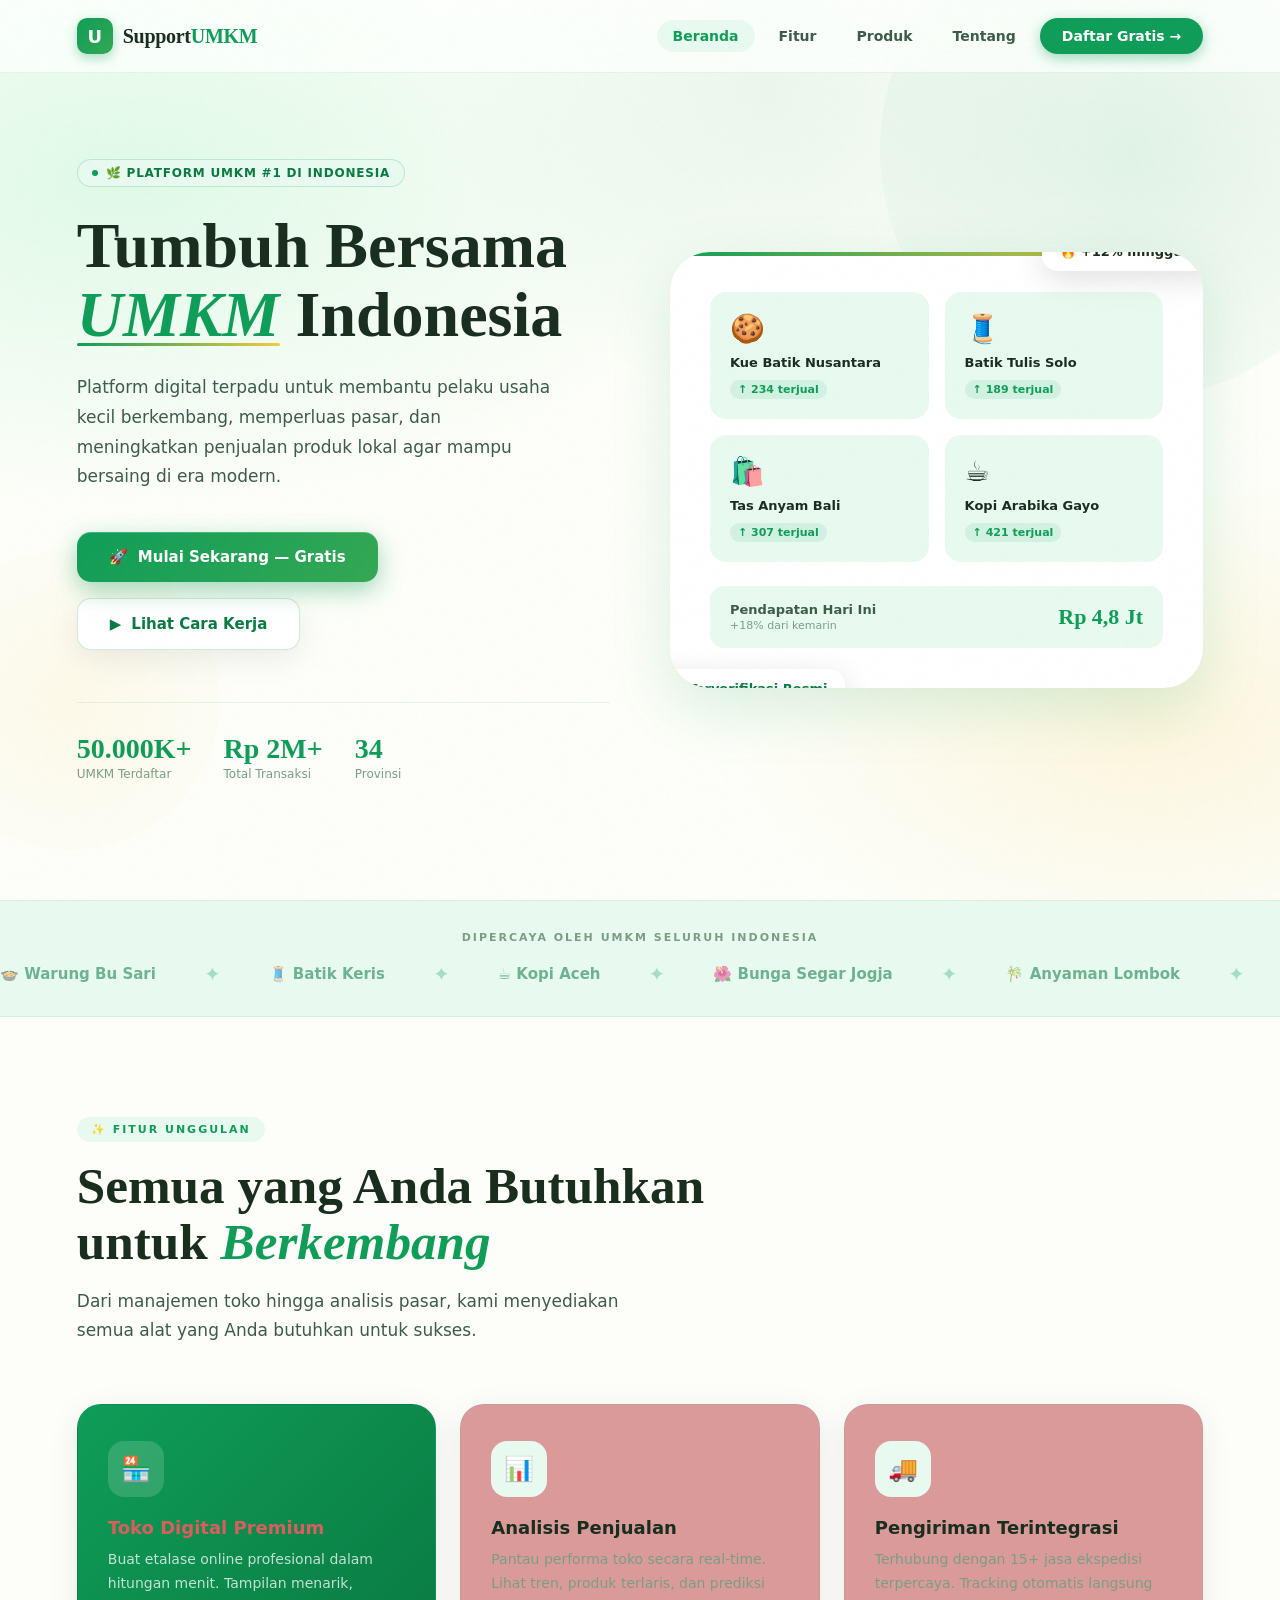
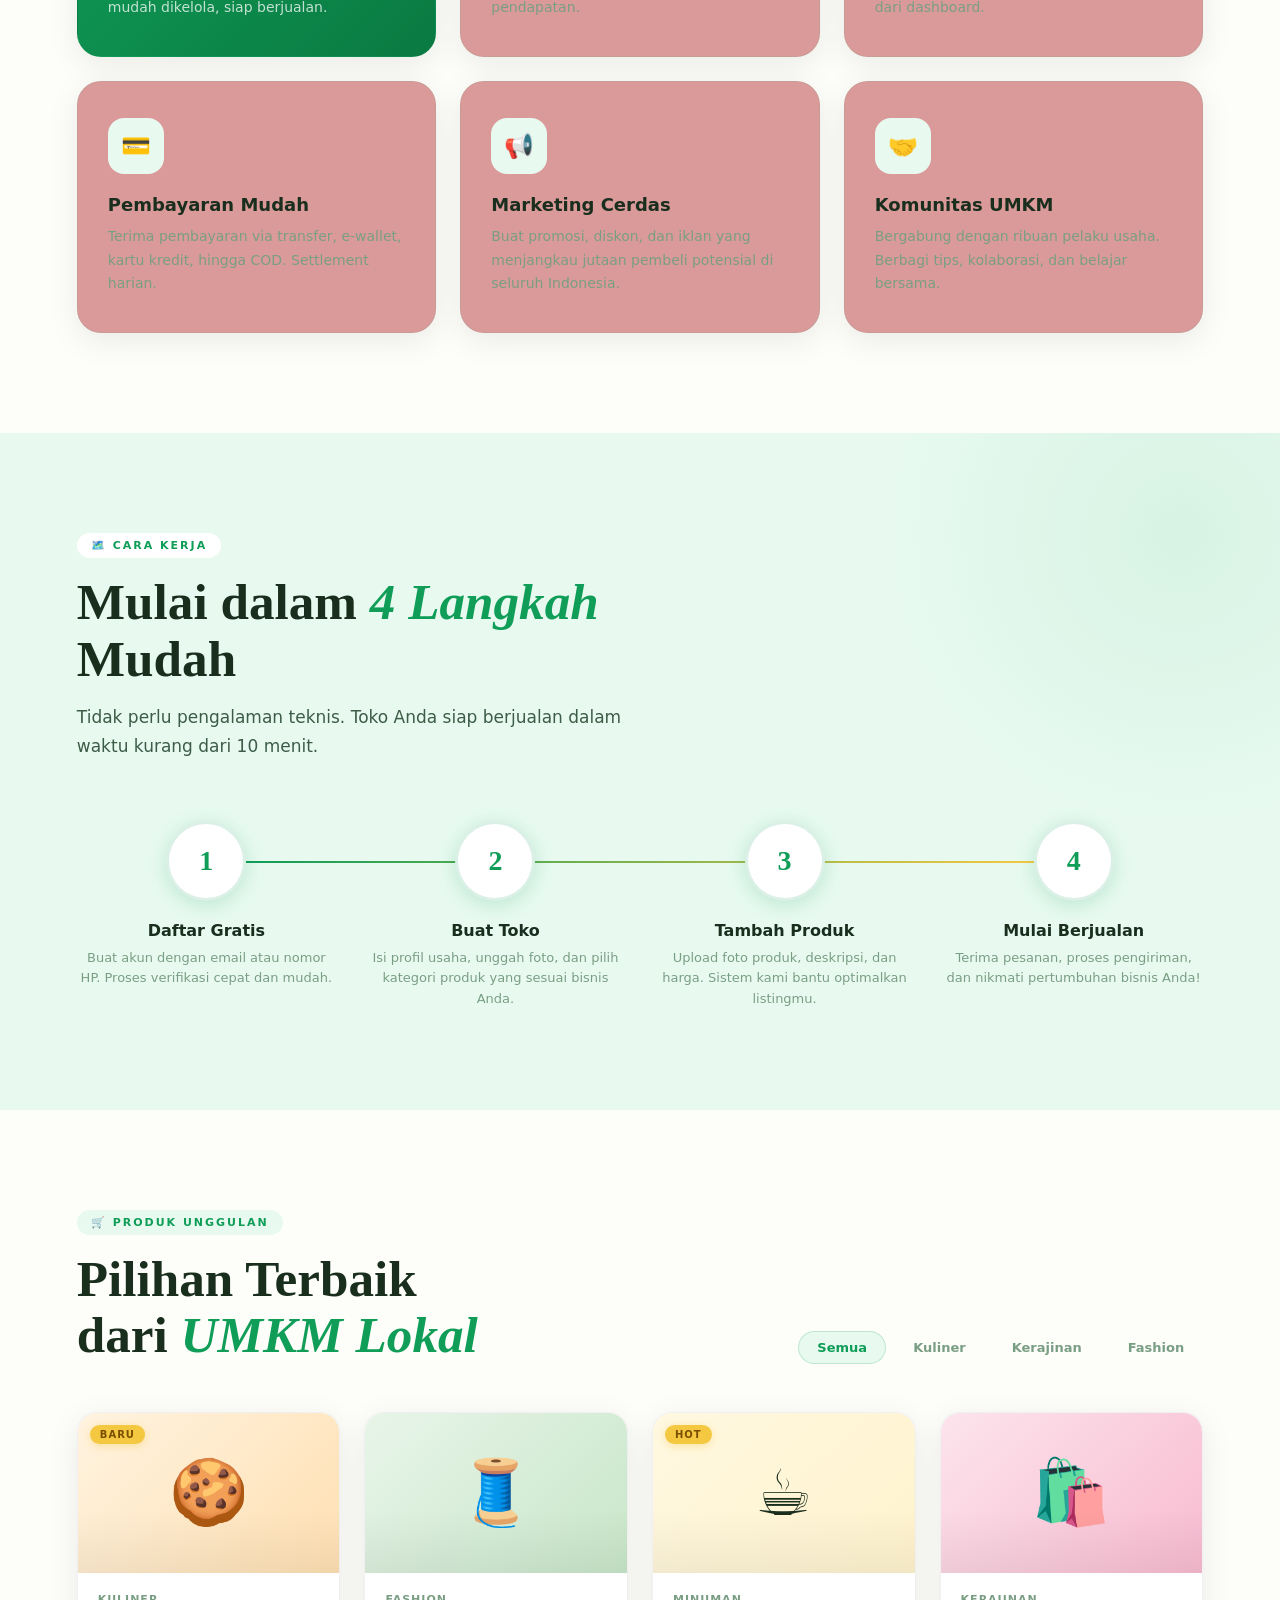
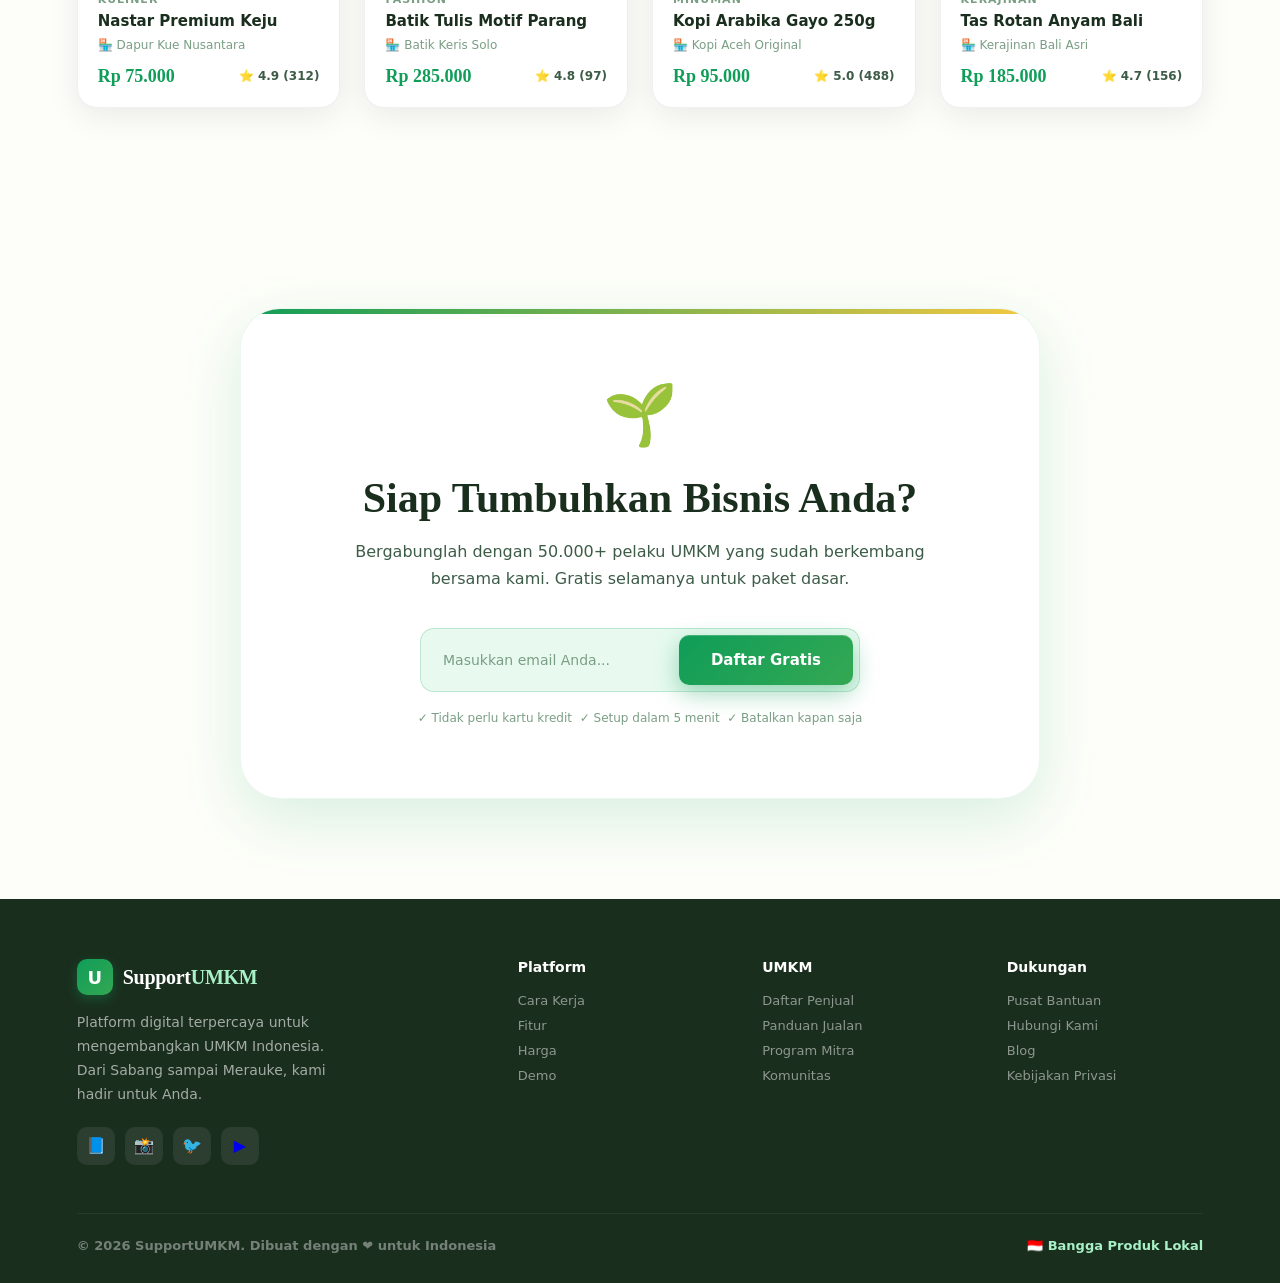
<file: index.html>
<!DOCTYPE html>
<html lang="id">
<head>
  <meta charset="UTF-8" />
  <meta name="viewport" content="width=device-width, initial-scale=1.0"/>
  <title>Support UMKM Indonesia</title>
  <style>
    :root {
      --green-deep:    #0a7a42;
      --green-main:    #0f9d58;
      --green-mid:     #34a853;
      --green-light:   #a8f0c6;
      --green-pale:    #e8faf0;
      --gold:          #f5c842;
      --gold-light:    #fff3b0;
      --warm-white:    #fdfef9;
      --text-dark:     #1a2e1e;
      --text-mid:      #3d5c47;
      --text-light:    #7a9e84;
      --shadow-green:  0 20px 60px rgba(15,157,88,0.15);
      --shadow-soft:   0 8px 32px rgba(0,0,0,0.08);
      --radius-lg:     24px;
      --radius-xl:     40px;
    }

    *, *::before, *::after {
      margin: 0; padding: 0;
      box-sizing: border-box;
    }

    html { scroll-behavior: smooth; }

    body {
      font-family: -apple-system, BlinkMacSystemFont, 'Segoe UI', system-ui, sans-serif;
      background: var(--warm-white);
      color: var(--text-dark);
      overflow-x: hidden;
    }

    /* ─── SCROLLBAR ─── */
    ::-webkit-scrollbar { width: 6px; }
    ::-webkit-scrollbar-track { background: var(--green-pale); }
    ::-webkit-scrollbar-thumb { background: var(--green-main); border-radius: 99px; }

    /* ─── NOISE TEXTURE OVERLAY ─── */
    body::before {
      content: '';
      position: fixed; inset: 0;
      background-image: url("data:image/svg+xml,%3Csvg viewBox='0 0 200 200' xmlns='http://www.w3.org/2000/svg'%3E%3Cfilter id='n'%3E%3CfeTurbulence type='fractalNoise' baseFrequency='0.75' numOctaves='4' stitchTiles='stitch'/%3E%3C/filter%3E%3Crect width='100%25' height='100%25' filter='url(%23n)' opacity='0.03'/%3E%3C/svg%3E");
      pointer-events: none; z-index: 1000; opacity: 0.4;
    }

    /* ══════════════════════════════════
       HEADER / NAV
    ══════════════════════════════════ */
    header {
      position: fixed; top: 0; left: 0; right: 0; z-index: 900;
      padding: 18px 6%;
      display: flex; justify-content: space-between; align-items: center;
      background: rgba(255,255,255,0.75);
      backdrop-filter: blur(20px) saturate(180%);
      -webkit-backdrop-filter: blur(20px) saturate(180%);
      border-bottom: 1px solid rgba(15,157,88,0.1);
      transition: all 0.4s cubic-bezier(0.23,1,0.32,1);
    }

    header.scrolled {
      padding: 12px 6%;
      background: rgba(255,255,255,0.92);
      box-shadow: 0 4px 30px rgba(0,0,0,0.06);
    }

    .logo {
      display: flex; align-items: center; gap: 10px;
      text-decoration: none;
    }

    .logo-mark {
      width: 36px; height: 36px;
      background: linear-gradient(135deg, var(--green-main), var(--green-mid));
      border-radius: 10px;
      display: flex; align-items: center; justify-content: center;
      font-size: 18px; font-weight: 800; color: white;
      box-shadow: 0 4px 12px rgba(15,157,88,0.35);
      transition: transform 0.3s cubic-bezier(0.34,1.56,0.64,1);
    }
    .logo:hover .logo-mark { transform: rotate(-8deg) scale(1.1); }

    .logo-text {
      font-family: Georgia, 'Times New Roman', serif;
      font-size: 20px; font-weight: 700;
      color: var(--text-dark);
      letter-spacing: -0.3px;
    }
    .logo-text span { color: var(--green-main); }

    nav {
      display: flex; align-items: center; gap: 8px;
    }

    nav a {
      color: var(--text-mid);
      text-decoration: none;
      font-size: 14px; font-weight: 600;
      padding: 8px 16px;
      border-radius: 99px;
      transition: all 0.25s ease;
      position: relative;
    }
    nav a:hover {
      color: var(--green-main);
      background: var(--green-pale);
    }
    nav a.active { color: var(--green-main); background: var(--green-pale); }

    .nav-cta {
      background: var(--green-main) !important;
      color: white !important;
      padding: 10px 22px !important;
      box-shadow: 0 4px 14px rgba(15,157,88,0.4);
      transition: all 0.3s cubic-bezier(0.34,1.56,0.64,1) !important;
    }
    .nav-cta:hover {
      transform: translateY(-2px) scale(1.03);
      box-shadow: 0 8px 24px rgba(15,157,88,0.45) !important;
      background: var(--green-deep) !important;
    }

    /* ══════════════════════════════════
       HERO SECTION
    ══════════════════════════════════ */
    .hero {
      min-height: 100vh;
      padding: 120px 6% 80px;
      display: grid;
      grid-template-columns: 1fr 1fr;
      align-items: center;
      gap: 60px;
      position: relative;
      overflow: hidden;
    }

    /* Mesh gradient background */
    .hero::before {
      content: '';
      position: absolute; inset: 0;
      background:
        radial-gradient(ellipse 80% 60% at 10% 20%, rgba(168,240,198,0.35) 0%, transparent 60%),
        radial-gradient(ellipse 60% 50% at 90% 80%, rgba(245,200,66,0.15) 0%, transparent 55%),
        radial-gradient(ellipse 50% 70% at 60% 10%, rgba(15,157,88,0.08) 0%, transparent 50%);
      z-index: 0;
    }

    /* Decorative circles */
    .hero-deco {
      position: absolute;
      border-radius: 50%;
      opacity: 0.12;
      animation: floatDeco 8s ease-in-out infinite;
    }
    .hero-deco-1 {
      width: 500px; height: 500px;
      background: radial-gradient(circle, var(--green-main), transparent);
      top: -100px; right: -100px;
      animation-delay: 0s;
    }
    .hero-deco-2 {
      width: 300px; height: 300px;
      background: radial-gradient(circle, var(--gold), transparent);
      bottom: 50px; left: -80px;
      animation-delay: 3s; opacity: 0.09;
    }
    @keyframes floatDeco {
      0%,100% { transform: translateY(0) scale(1); }
      50%      { transform: translateY(-30px) scale(1.05); }
    }

    .hero-content { position: relative; z-index: 2; }

    .hero-badge {
      display: inline-flex; align-items: center; gap: 8px;
      background: var(--green-pale);
      border: 1px solid rgba(15,157,88,0.2);
      color: var(--green-deep);
      font-size: 12px; font-weight: 700;
      letter-spacing: 0.8px; text-transform: uppercase;
      padding: 6px 14px; border-radius: 99px;
      margin-bottom: 24px;
      animation: fadeSlideUp 0.8s cubic-bezier(0.23,1,0.32,1) both;
    }
    .hero-badge::before {
      content: '';
      width: 6px; height: 6px;
      background: var(--green-main);
      border-radius: 50%;
      animation: pulse 2s ease-in-out infinite;
    }
    @keyframes pulse {
      0%,100% { transform: scale(1); opacity: 1; }
      50%      { transform: scale(1.5); opacity: 0.6; }
    }

    .hero h1 {
      font-family: Georgia, 'Times New Roman', serif;
      font-size: clamp(42px, 5vw, 68px);
      line-height: 1.08;
      font-weight: 700;
      color: var(--text-dark);
      margin-bottom: 24px;
      animation: fadeSlideUp 0.8s cubic-bezier(0.23,1,0.32,1) 0.1s both;
    }
    .hero h1 em {
      font-style: italic;
      color: var(--green-main);
      position: relative;
    }
    .hero h1 em::after {
      content: '';
      position: absolute;
      bottom: 4px; left: 0; right: 0;
      height: 3px;
      background: linear-gradient(90deg, var(--green-main), var(--gold));
      border-radius: 99px;
      transform: scaleX(0);
      transform-origin: left;
      animation: lineGrow 0.6s cubic-bezier(0.23,1,0.32,1) 0.9s both;
    }
    @keyframes lineGrow {
      to { transform: scaleX(1); }
    }

    .hero p {
      font-size: 17px;
      line-height: 1.75;
      color: var(--text-mid);
      max-width: 480px;
      margin-bottom: 40px;
      animation: fadeSlideUp 0.8s cubic-bezier(0.23,1,0.32,1) 0.2s both;
    }

    .hero-actions {
      display: flex; gap: 16px; flex-wrap: wrap;
      animation: fadeSlideUp 0.8s cubic-bezier(0.23,1,0.32,1) 0.3s both;
    }

    .btn-primary {
      display: inline-flex; align-items: center; gap: 10px;
      padding: 16px 32px;
      background: linear-gradient(135deg, var(--green-main), var(--green-mid));
      color: white;
      text-decoration: none;
      border-radius: 14px;
      font-weight: 700; font-size: 15px;
      box-shadow: 0 8px 24px rgba(15,157,88,0.4), 0 1px 0 rgba(255,255,255,0.2) inset;
      transition: all 0.35s cubic-bezier(0.34,1.56,0.64,1);
      position: relative; overflow: hidden;
    }
    .btn-primary::before {
      content: '';
      position: absolute; inset: 0;
      background: linear-gradient(135deg, rgba(255,255,255,0.15), transparent);
      opacity: 0;
      transition: opacity 0.3s;
    }
    .btn-primary:hover {
      transform: translateY(-3px) scale(1.02);
      box-shadow: 0 14px 32px rgba(15,157,88,0.45);
    }
    .btn-primary:hover::before { opacity: 1; }

    .btn-secondary {
      display: inline-flex; align-items: center; gap: 10px;
      padding: 16px 32px;
      background: white;
      color: var(--green-deep);
      text-decoration: none;
      border-radius: 14px;
      font-weight: 700; font-size: 15px;
      border: 1.5px solid rgba(15,157,88,0.2);
      box-shadow: var(--shadow-soft);
      transition: all 0.35s cubic-bezier(0.34,1.56,0.64,1);
    }
    .btn-secondary:hover {
      transform: translateY(-3px);
      border-color: var(--green-main);
      box-shadow: 0 10px 28px rgba(15,157,88,0.15);
    }

    /* Hero stats */
    .hero-stats {
      display: flex; gap: 32px; margin-top: 52px;
      padding-top: 32px;
      border-top: 1px solid rgba(15,157,88,0.1);
      animation: fadeSlideUp 0.8s cubic-bezier(0.23,1,0.32,1) 0.45s both;
    }
    .stat-item { display: flex; flex-direction: column; gap: 4px; }
    .stat-num {
      font-family: Georgia, 'Times New Roman', serif;
      font-size: 28px; font-weight: 700;
      color: var(--green-main);
      line-height: 1;
    }
    .stat-label { font-size: 12px; color: var(--text-light); font-weight: 500; }

    /* Hero visual */
    .hero-visual {
      position: relative; z-index: 2;
      animation: fadeSlideRight 1s cubic-bezier(0.23,1,0.32,1) 0.2s both;
    }

    .hero-card-main {
      background: white;
      border-radius: var(--radius-xl);
      padding: 40px;
      box-shadow: var(--shadow-green), 0 1px 0 rgba(255,255,255,0.8) inset;
      position: relative;
      overflow: hidden;
    }
    .hero-card-main::before {
      content: '';
      position: absolute; top: 0; left: 0; right: 0; height: 4px;
      background: linear-gradient(90deg, var(--green-main), var(--gold));
    }

    .product-grid {
      display: grid; grid-template-columns: 1fr 1fr; gap: 16px;
      margin-bottom: 24px;
    }
    .product-item {
      background: var(--green-pale);
      border-radius: 16px; padding: 20px;
      display: flex; flex-direction: column; gap: 10px;
      transition: transform 0.3s cubic-bezier(0.34,1.56,0.64,1);
    }
    .product-item:hover { transform: scale(1.03); }
    .product-emoji { font-size: 28px; }
    .product-name { font-size: 13px; font-weight: 700; color: var(--text-dark); }
    .product-sales {
      font-size: 11px; color: var(--green-main); font-weight: 600;
      background: rgba(15,157,88,0.1); padding: 3px 8px; border-radius: 99px;
      width: fit-content;
    }

    .card-footer {
      display: flex; align-items: center; justify-content: space-between;
      background: var(--green-pale);
      border-radius: 14px; padding: 16px 20px;
    }
    .card-footer-label { font-size: 13px; color: var(--text-mid); font-weight: 600; }
    .card-footer-num {
      font-family: Georgia, 'Times New Roman', serif;
      font-size: 22px; font-weight: 700; color: var(--green-main);
    }

    /* Floating badge */
    .float-badge {
      position: absolute;
      background: white;
      border-radius: 16px;
      padding: 12px 18px;
      box-shadow: 0 8px 30px rgba(0,0,0,0.12);
      font-size: 13px; font-weight: 700;
      display: flex; align-items: center; gap: 8px;
      animation: floatBadge 4s ease-in-out infinite;
      white-space: nowrap;
    }
    .float-badge-1 { top: -20px; right: -20px; animation-delay: 0s; }
    .float-badge-2 { bottom: -20px; left: -20px; animation-delay: 2s; color: var(--green-deep); }
    @keyframes floatBadge {
      0%,100% { transform: translateY(0); }
      50%      { transform: translateY(-8px); }
    }

    /* ══════════════════════════════════
       TRUSTED BRANDS TICKER
    ══════════════════════════════════ */
    .ticker-section {
      padding: 30px 0;
      background: var(--green-pale);
      border-top: 1px solid rgba(15,157,88,0.1);
      border-bottom: 1px solid rgba(15,157,88,0.1);
      overflow: hidden;
    }
    .ticker-label {
      text-align: center;
      font-size: 11px; font-weight: 700; letter-spacing: 2px; text-transform: uppercase;
      color: var(--text-light); margin-bottom: 18px;
    }
    .ticker-track { display: flex; gap: 0; }
    .ticker-inner {
      display: flex; gap: 48px; align-items: center;
      animation: ticker 25s linear infinite;
      padding-right: 48px;
      white-space: nowrap;
    }
    @keyframes ticker {
      from { transform: translateX(0); }
      to   { transform: translateX(-50%); }
    }
    .ticker-item {
      font-weight: 700; font-size: 15px;
      color: var(--green-deep); opacity: 0.55;
      transition: opacity 0.3s;
    }
    .ticker-item:hover { opacity: 1; }
    .ticker-sep { color: var(--green-main); opacity: 0.3; font-size: 20px; }

    /* ══════════════════════════════════
       FEATURES SECTION
    ══════════════════════════════════ */
    .section {
      padding: 100px 6%;
    }

    .section-tag {
      display: inline-block;
      font-size: 11px; font-weight: 800; letter-spacing: 2px; text-transform: uppercase;
      color: var(--green-main); background: var(--green-pale);
      padding: 6px 14px; border-radius: 99px;
      margin-bottom: 16px;
    }

    .section-title {
      font-family: Georgia, 'Times New Roman', serif;
      font-size: clamp(32px, 4vw, 52px);
      font-weight: 700; line-height: 1.1;
      color: var(--text-dark); margin-bottom: 16px;
    }
    .section-title em { font-style: italic; color: var(--green-main); }

    .section-sub {
      font-size: 17px; color: var(--text-mid); line-height: 1.7;
      max-width: 560px; margin-bottom: 60px;
    }

    .features-grid {
      display: grid;
      grid-template-columns: repeat(3, 1fr);
      gap: 24px;
    }

    .feature-card {
      background: rgb(218, 154, 154);
      border-radius: var(--radius-lg);
      padding: 36px 30px;
      border: 1px solid rgba(15,157,88,0.08);
      box-shadow: var(--shadow-soft);
      transition: all 0.4s cubic-bezier(0.23,1,0.32,1);
      position: relative; overflow: hidden;
      opacity: 0; transform: translateY(30px);
    }
    .feature-card.visible {
      opacity: 1; transform: translateY(0);
    }
    .feature-card::after {
      content: '';
      position: absolute; top: 0; left: 0; right: 0; height: 3px;
      background: linear-gradient(90deg, var(--green-main), var(--gold));
      transform: scaleX(0); transform-origin: left;
      transition: transform 0.4s cubic-bezier(0.23,1,0.32,1);
    }
    .feature-card:hover {
      transform: translateY(-8px);
      box-shadow: var(--shadow-green);
      border-color: rgba(15,157,88,0.15);
    }
    .feature-card:hover::after { transform: scaleX(1); }

    .feature-icon {
      width: 56px; height: 56px;
      background: var(--green-pale);
      border-radius: 16px;
      display: flex; align-items: center; justify-content: center;
      font-size: 24px; margin-bottom: 20px;
      transition: transform 0.4s cubic-bezier(0.34,1.56,0.64,1);
    }
    .feature-card:hover .feature-icon { transform: scale(1.15) rotate(-5deg); }

    .feature-card h4 {
      font-size: 18px; font-weight: 700;
      color: var(--text-dark); margin-bottom: 10px;
    }
    .feature-card p {
      font-size: 14px; color: var(--text-light); line-height: 1.7;
    }

    .feature-card.featured {
      background: linear-gradient(135deg, var(--green-main), var(--green-deep));
      border-color: transparent;
      color: white;
    }
    .feature-card.featured .feature-icon {
      background: rgba(255,255,255,0.15);
    }
    .feature-card.featured h4 { color: rgb(217, 94, 94); }
    .feature-card.featured p { color: rgba(255,255,255,0.75); }
    .feature-card.featured::after { display: none; }

    /* ══════════════════════════════════
       HOW IT WORKS
    ══════════════════════════════════ */
    .how-section {
      padding: 100px 6%;
      background: var(--green-pale);
      position: relative; overflow: hidden;
    }
    .how-section::before {
      content: '';
      position: absolute;
      top: -200px; right: -200px;
      width: 600px; height: 600px;
      background: radial-gradient(circle, rgba(15,157,88,0.08), transparent 70%);
      border-radius: 50%;
    }

    .steps-grid {
      display: grid; grid-template-columns: repeat(4,1fr); gap: 30px;
      position: relative;
    }
    .steps-grid::before {
      content: '';
      position: absolute; top: 40px; left: 15%; right: 15%; height: 2px;
      background: linear-gradient(90deg, var(--green-main), var(--gold), var(--green-main));
      background-size: 200% 100%;
      animation: shimmer 3s linear infinite;
      z-index: 0;
    }
    @keyframes shimmer {
      0%   { background-position: 200% 0; }
      100% { background-position: -200% 0; }
    }

    .step-item {
      text-align: center; position: relative; z-index: 1;
      opacity: 0; transform: translateY(20px);
      transition: all 0.5s cubic-bezier(0.23,1,0.32,1);
    }
    .step-item.visible { opacity: 1; transform: translateY(0); }

    .step-num {
      width: 80px; height: 80px;
      background: white;
      border-radius: 50%; margin: 0 auto 20px;
      display: flex; align-items: center; justify-content: center;
      font-family: Georgia, 'Times New Roman', serif;
      font-size: 28px; font-weight: 700;
      color: var(--green-main);
      box-shadow: 0 4px 20px rgba(15,157,88,0.2);
      border: 3px solid rgba(15,157,88,0.15);
      transition: all 0.4s cubic-bezier(0.34,1.56,0.64,1);
    }
    .step-item:hover .step-num {
      background: var(--green-main); color: white;
      transform: scale(1.1);
      box-shadow: 0 8px 28px rgba(15,157,88,0.35);
    }

    .step-item h4 { font-size: 16px; font-weight: 700; margin-bottom: 8px; }
    .step-item p { font-size: 13px; color: var(--text-light); line-height: 1.6; }

    /* ══════════════════════════════════
       PRODUCTS / MARKETPLACE
    ══════════════════════════════════ */
    .products-section { padding: 100px 6%; }

    .products-header {
      display: flex; justify-content: space-between; align-items: flex-end;
      margin-bottom: 48px;
    }

    .category-tabs {
      display: flex; gap: 8px;
    }
    .tab {
      padding: 8px 18px; border-radius: 99px;
      font-size: 13px; font-weight: 600;
      cursor: pointer; transition: all 0.25s ease;
      border: 1.5px solid transparent;
      color: var(--text-light);
    }
    .tab:hover, .tab.active {
      color: var(--green-main); background: var(--green-pale);
      border-color: rgba(15,157,88,0.2);
    }

    .products-grid {
      display: grid; grid-template-columns: repeat(4,1fr); gap: 24px;
    }

    .product-card {
      background: white;
      border-radius: 20px; overflow: hidden;
      border: 1px solid rgba(0,0,0,0.06);
      box-shadow: var(--shadow-soft);
      transition: all 0.4s cubic-bezier(0.23,1,0.32,1);
      opacity: 0; transform: translateY(24px);
    }
    .product-card.visible { opacity: 1; transform: translateY(0); }
    .product-card:hover {
      transform: translateY(-8px);
      box-shadow: var(--shadow-green);
    }

    .product-img {
      height: 160px;
      display: flex; align-items: center; justify-content: center;
      font-size: 64px; position: relative; overflow: hidden;
    }
    .product-img::after {
      content: '';
      position: absolute; inset: 0;
      background: linear-gradient(to bottom, transparent 60%, rgba(0,0,0,0.05));
    }
    .product-badge-new {
      position: absolute; top: 12px; left: 12px;
      background: var(--gold); color: #7a4e00;
      font-size: 10px; font-weight: 800; letter-spacing: 1px; text-transform: uppercase;
      padding: 4px 10px; border-radius: 99px;
      box-shadow: 0 2px 8px rgba(245,200,66,0.4);
    }

    .product-body { padding: 20px; }
    .product-cat { font-size: 11px; color: var(--text-light); font-weight: 600; text-transform: uppercase; letter-spacing: 1px; margin-bottom: 6px; }
    .product-title { font-size: 15px; font-weight: 700; color: var(--text-dark); margin-bottom: 8px; }
    .product-seller { font-size: 12px; color: var(--text-light); margin-bottom: 14px; display: flex; align-items: center; gap: 4px; }
    .product-footer { display: flex; justify-content: space-between; align-items: center; }
    .product-price { font-family: Georgia, 'Times New Roman', serif; font-size: 18px; font-weight: 700; color: var(--green-main); }
    .product-rating { display: flex; align-items: center; gap: 4px; font-size: 12px; font-weight: 600; color: var(--text-mid); }

    /* ══════════════════════════════════
       TESTIMONIALS
    ══════════════════════════════════ */
    .testimonials-section {
      padding: 100px 6%;
      background: linear-gradient(135deg, var(--green-deep) 0%, var(--green-main) 50%, var(--green-mid) 100%);
      position: relative; overflow: hidden;
    }
    .testimonials-section::before {
      content: '';
      position: absolute; top: -100px; right: -100px;
      width: 500px; height: 500px;
      background: rgba(255,255,255,0.04);
      border-radius: 50%;
    }
    .testimonials-section::after {
      content: '';
      position: absolute; bottom: -150px; left: -150px;
      width: 400px; height: 400px;
      background: rgba(245,200,66,0.08);
      border-radius: 50%;
    }

    .testimonials-section .section-tag {
      background: rgba(255,255,255,0.15); color: white;
    }
    .testimonials-section .section-title { color: white; }
    .testimonials-section .section-sub { color: rgba(255,255,255,0.7); }

    .testi-grid {
      display: grid; grid-template-columns: repeat(3,1fr); gap: 24px;
      position: relative; z-index: 1;
    }

    .testi-card {
      background: rgba(255,255,255,0.1);
      backdrop-filter: blur(10px);
      border: 1px solid rgba(255,255,255,0.15);
      border-radius: 20px; padding: 28px;
      transition: all 0.4s cubic-bezier(0.23,1,0.32,1);
      opacity: 0; transform: translateY(24px);
    }
    .testi-card.visible { opacity: 1; transform: translateY(0); }
    .testi-card:hover {
      background: rgba(255,255,255,0.15);
      transform: translateY(-6px);
      box-shadow: 0 20px 50px rgba(0,0,0,0.15);
    }

    .testi-stars { color: var(--gold); font-size: 16px; margin-bottom: 14px; letter-spacing: 2px; }
    .testi-text { font-size: 14px; color: rgba(255,255,255,0.85); line-height: 1.75; margin-bottom: 20px; font-style: italic; }
    .testi-author { display: flex; align-items: center; gap: 12px; }
    .testi-avatar {
      width: 44px; height: 44px; border-radius: 50%;
      display: flex; align-items: center; justify-content: center;
      font-size: 20px; font-weight: 700; color: white;
      background: rgba(255,255,255,0.2); border: 2px solid rgba(255,255,255,0.25);
      flex-shrink: 0;
    }
    .testi-name { font-size: 14px; font-weight: 700; color: white; }
    .testi-role { font-size: 12px; color: rgba(255,255,255,0.6); }

    /* ══════════════════════════════════
       CTA SECTION
    ══════════════════════════════════ */
    .cta-section {
      padding: 100px 6%;
      display: flex; justify-content: center;
    }
    .cta-box {
      background: white;
      border-radius: var(--radius-xl);
      padding: 70px 80px;
      text-align: center;
      max-width: 800px; width: 100%;
      box-shadow: var(--shadow-green);
      border: 1px solid rgba(15,157,88,0.08);
      position: relative; overflow: hidden;
    }
    .cta-box::before {
      content: '';
      position: absolute; top: 0; left: 0; right: 0; height: 5px;
      background: linear-gradient(90deg, var(--green-main), var(--gold), var(--green-main));
      background-size: 200%;
      animation: shimmer 4s linear infinite;
    }

    .cta-emoji { font-size: 60px; margin-bottom: 24px; animation: bounce 2s ease-in-out infinite; }
    @keyframes bounce {
      0%,100% { transform: translateY(0); }
      50%      { transform: translateY(-10px); }
    }

    .cta-box h2 {
      font-family: Georgia, 'Times New Roman', serif;
      font-size: 42px; font-weight: 700;
      color: var(--text-dark); margin-bottom: 16px;
    }
    .cta-box p { font-size: 16px; color: var(--text-mid); margin-bottom: 36px; line-height: 1.7; }

    .cta-actions { display: flex; gap: 16px; justify-content: center; }

    .input-group {
      display: flex; gap: 0;
      background: var(--green-pale);
      border-radius: 14px; padding: 6px;
      border: 1.5px solid rgba(15,157,88,0.2);
      max-width: 440px; width: 100%;
    }
    .input-group input {
      flex: 1; border: none; background: transparent;
      padding: 12px 16px; font-size: 14px;
      font-family: -apple-system, BlinkMacSystemFont, 'Segoe UI', system-ui, sans-serif;
      color: var(--text-dark); outline: none;
    }
    .input-group input::placeholder { color: var(--text-light); }

    /* ══════════════════════════════════
       FOOTER
    ══════════════════════════════════ */
    footer {
      background: var(--text-dark);
      color: rgba(255,255,255,0.6);
      padding: 60px 6% 30px;
    }

    .footer-grid {
      display: grid; grid-template-columns: 2fr 1fr 1fr 1fr; gap: 48px;
      margin-bottom: 48px;
    }

    .footer-brand p { font-size: 14px; line-height: 1.7; margin: 16px 0 20px; max-width: 280px; }

    .footer-social { display: flex; gap: 10px; }
    .social-btn {
      width: 38px; height: 38px;
      background: rgba(255,255,255,0.08);
      border-radius: 10px;
      display: flex; align-items: center; justify-content: center;
      font-size: 16px; text-decoration: none;
      transition: all 0.3s cubic-bezier(0.34,1.56,0.64,1);
    }
    .social-btn:hover { background: var(--green-main); transform: translateY(-3px) scale(1.1); }

    .footer-col h5 { font-size: 14px; font-weight: 700; color: white; margin-bottom: 18px; }
    .footer-col a {
      display: block; color: rgba(255,255,255,0.5);
      text-decoration: none; font-size: 13px;
      margin-bottom: 10px;
      transition: color 0.2s, transform 0.2s;
    }
    .footer-col a:hover { color: var(--green-light); transform: translateX(4px); }

    .footer-bottom {
      border-top: 1px solid rgba(255,255,255,0.06);
      padding-top: 24px;
      display: flex; justify-content: space-between; align-items: center;
      font-size: 13px;
    }
    .footer-bottom span { color: var(--green-light); font-weight: 600; }

    /* ══════════════════════════════════
       ANIMATIONS
    ══════════════════════════════════ */
    @keyframes fadeSlideUp {
      from { opacity: 0; transform: translateY(24px); }
      to   { opacity: 1; transform: translateY(0); }
    }
    @keyframes fadeSlideRight {
      from { opacity: 0; transform: translateX(40px); }
      to   { opacity: 1; transform: translateX(0); }
    }

    /* Staggered animation delays for feature cards */
    .feature-card:nth-child(1) { transition-delay: 0s; }
    .feature-card:nth-child(2) { transition-delay: 0.1s; }
    .feature-card:nth-child(3) { transition-delay: 0.2s; }
    .feature-card:nth-child(4) { transition-delay: 0.3s; }
    .feature-card:nth-child(5) { transition-delay: 0.4s; }
    .feature-card:nth-child(6) { transition-delay: 0.5s; }

    .product-card:nth-child(1) { transition-delay: 0s; }
    .product-card:nth-child(2) { transition-delay: 0.08s; }
    .product-card:nth-child(3) { transition-delay: 0.16s; }
    .product-card:nth-child(4) { transition-delay: 0.24s; }

    .step-item:nth-child(1) { transition-delay: 0s; }
    .step-item:nth-child(2) { transition-delay: 0.1s; }
    .step-item:nth-child(3) { transition-delay: 0.2s; }
    .step-item:nth-child(4) { transition-delay: 0.3s; }

    .testi-card:nth-child(1) { transition-delay: 0s; }
    .testi-card:nth-child(2) { transition-delay: 0.1s; }
    .testi-card:nth-child(3) { transition-delay: 0.2s; }

    /* ══════════════════════════════════
       RESPONSIVE
    ══════════════════════════════════ */
    @media (max-width: 1024px) {
      .features-grid { grid-template-columns: repeat(2,1fr); }
      .products-grid { grid-template-columns: repeat(2,1fr); }
      .testi-grid { grid-template-columns: 1fr 1fr; }
      .footer-grid { grid-template-columns: 1fr 1fr; gap: 32px; }
    }

    @media (max-width: 768px) {
      .hero { grid-template-columns: 1fr; padding-top: 100px; text-align: center; }
      .hero p { margin: 0 auto 40px; }
      .hero-actions { justify-content: center; }
      .hero-stats { justify-content: center; }
      nav { display: none; }
      .steps-grid { grid-template-columns: repeat(2,1fr); }
      .steps-grid::before { display: none; }
      .products-grid { grid-template-columns: repeat(2,1fr); }
      .testi-grid { grid-template-columns: 1fr; }
      .footer-grid { grid-template-columns: 1fr; }
      .cta-box { padding: 40px 24px; }
      .cta-box h2 { font-size: 28px; }
      .cta-actions { flex-direction: column; align-items: center; }
      .features-grid { grid-template-columns: 1fr; }
      .products-header { flex-direction: column; align-items: flex-start; gap: 16px; }
    }
  </style>
</head>
<body>

  <!-- ══ HEADER ══ -->
  <header id="header">
    <a href="#" class="logo">
      <div class="logo-mark">U</div>
      <span class="logo-text">Support<span>UMKM</span></span>
    </a>
    <nav>
      <a href="#" class="active">Beranda</a>
      <a href="#fitur">Fitur</a>
      <a href="#produk">Produk</a>
      <a href="#tentang">Tentang</a>
      <a href="#" class="nav-cta">Daftar Gratis →</a>
    </nav>
  </header>

  <!-- ══ HERO ══ -->
  <section class="hero" id="beranda">
    <div class="hero-deco hero-deco-1"></div>
    <div class="hero-deco hero-deco-2"></div>

    <div class="hero-content">
      <div class="hero-badge">🌿 Platform UMKM #1 di Indonesia</div>
      <h1>Tumbuh Bersama <em>UMKM</em> Indonesia</h1>
      <p>Platform digital terpadu untuk membantu pelaku usaha kecil berkembang, memperluas pasar, dan meningkatkan penjualan produk lokal agar mampu bersaing di era modern.</p>
      <div class="hero-actions">
        <a href="#" class="btn-primary">
          <span>🚀</span> Mulai Sekarang — Gratis
        </a>
        <a href="#fitur" class="btn-secondary">
          <span>▶️</span> Lihat Cara Kerja
        </a>
      </div>
      <div class="hero-stats">
        <div class="stat-item">
          <div class="stat-num">50K+</div>
          <div class="stat-label">UMKM Terdaftar</div>
        </div>
        <div class="stat-item">
          <div class="stat-num">Rp 2M+</div>
          <div class="stat-label">Total Transaksi</div>
        </div>
        <div class="stat-item">
          <div class="stat-num">34</div>
          <div class="stat-label">Provinsi</div>
        </div>
      </div>
    </div>

    <div class="hero-visual">
      <div class="hero-card-main">
        <div class="float-badge float-badge-1">🔥 +12% minggu ini</div>
        <div class="float-badge float-badge-2">✅ Terverifikasi Resmi</div>
        <div class="product-grid">
          <div class="product-item">
            <div class="product-emoji">🍪</div>
            <div class="product-name">Kue Batik Nusantara</div>
            <div class="product-sales">↑ 234 terjual</div>
          </div>
          <div class="product-item">
            <div class="product-emoji">🧵</div>
            <div class="product-name">Batik Tulis Solo</div>
            <div class="product-sales">↑ 189 terjual</div>
          </div>
          <div class="product-item">
            <div class="product-emoji">🛍️</div>
            <div class="product-name">Tas Anyam Bali</div>
            <div class="product-sales">↑ 307 terjual</div>
          </div>
          <div class="product-item">
            <div class="product-emoji">☕</div>
            <div class="product-name">Kopi Arabika Gayo</div>
            <div class="product-sales">↑ 421 terjual</div>
          </div>
        </div>
        <div class="card-footer">
          <div>
            <div class="card-footer-label">Pendapatan Hari Ini</div>
            <div style="font-size:11px;color:var(--text-light);margin-top:2px">+18% dari kemarin</div>
          </div>
          <div class="card-footer-num">Rp 4,8 Jt</div>
        </div>
      </div>
    </div>
  </section>

  <!-- ══ TICKER ══ -->
  <div class="ticker-section">
    <div class="ticker-label">Dipercaya oleh UMKM seluruh Indonesia</div>
    <div class="ticker-track">
      <div class="ticker-inner" id="ticker">
        <span class="ticker-item">🍲 Warung Bu Sari</span>
        <span class="ticker-sep">✦</span>
        <span class="ticker-item">🧵 Batik Keris</span>
        <span class="ticker-sep">✦</span>
        <span class="ticker-item">☕ Kopi Aceh</span>
        <span class="ticker-sep">✦</span>
        <span class="ticker-item">🌺 Bunga Segar Jogja</span>
        <span class="ticker-sep">✦</span>
        <span class="ticker-item">🎋 Anyaman Lombok</span>
        <span class="ticker-sep">✦</span>
        <span class="ticker-item">🍌 Keripik Malang</span>
        <span class="ticker-sep">✦</span>
        <span class="ticker-item">🎨 Lukisan Ubud</span>
        <span class="ticker-sep">✦</span>
        <span class="ticker-item">🛒 Oleh-Oleh Manado</span>
        <span class="ticker-sep">✦</span>
        <span class="ticker-item">🌿 Herbal Jamu Solo</span>
        <span class="ticker-sep">✦</span>
        <span class="ticker-item">🐚 Kerajinan Makassar</span>
        <span class="ticker-sep">✦</span>
        <!-- duplicate for seamless loop -->
        <span class="ticker-item">🍲 Warung Bu Sari</span>
        <span class="ticker-sep">✦</span>
        <span class="ticker-item">🧵 Batik Keris</span>
        <span class="ticker-sep">✦</span>
        <span class="ticker-item">☕ Kopi Aceh</span>
        <span class="ticker-sep">✦</span>
        <span class="ticker-item">🌺 Bunga Segar Jogja</span>
        <span class="ticker-sep">✦</span>
        <span class="ticker-item">🎋 Anyaman Lombok</span>
        <span class="ticker-sep">✦</span>
        <span class="ticker-item">🍌 Keripik Malang</span>
        <span class="ticker-sep">✦</span>
        <span class="ticker-item">🎨 Lukisan Ubud</span>
        <span class="ticker-sep">✦</span>
        <span class="ticker-item">🛒 Oleh-Oleh Manado</span>
        <span class="ticker-sep">✦</span>
        <span class="ticker-item">🌿 Herbal Jamu Solo</span>
        <span class="ticker-sep">✦</span>
        <span class="ticker-item">🐚 Kerajinan Makassar</span>
      </div>
    </div>
  </div>

  <!-- ══ FEATURES ══ -->
  <section class="section" id="fitur">
    <div class="section-tag">✨ Fitur Unggulan</div>
    <h2 class="section-title">Semua yang Anda Butuhkan<br>untuk <em>Berkembang</em></h2>
    <p class="section-sub">Dari manajemen toko hingga analisis pasar, kami menyediakan semua alat yang Anda butuhkan untuk sukses.</p>

    <div class="features-grid">
      <div class="feature-card featured">
        <div class="feature-icon">🏪</div>
        <h4>Toko Digital Premium</h4>
        <p>Buat etalase online profesional dalam hitungan menit. Tampilan menarik, mudah dikelola, siap berjualan.</p>
      </div>
      <div class="feature-card">
        <div class="feature-icon">📊</div>
        <h4>Analisis Penjualan</h4>
        <p>Pantau performa toko secara real-time. Lihat tren, produk terlaris, dan prediksi pendapatan.</p>
      </div>
      <div class="feature-card">
        <div class="feature-icon">🚚</div>
        <h4>Pengiriman Terintegrasi</h4>
        <p>Terhubung dengan 15+ jasa ekspedisi terpercaya. Tracking otomatis langsung dari dashboard.</p>
      </div>
      <div class="feature-card">
        <div class="feature-icon">💳</div>
        <h4>Pembayaran Mudah</h4>
        <p>Terima pembayaran via transfer, e-wallet, kartu kredit, hingga COD. Settlement harian.</p>
      </div>
      <div class="feature-card">
        <div class="feature-icon">📢</div>
        <h4>Marketing Cerdas</h4>
        <p>Buat promosi, diskon, dan iklan yang menjangkau jutaan pembeli potensial di seluruh Indonesia.</p>
      </div>
      <div class="feature-card">
        <div class="feature-icon">🤝</div>
        <h4>Komunitas UMKM</h4>
        <p>Bergabung dengan ribuan pelaku usaha. Berbagi tips, kolaborasi, dan belajar bersama.</p>
      </div>
    </div>
  </section>

  <!-- ══ HOW IT WORKS ══ -->
  <section class="how-section" id="tentang">
    <div class="section-tag" style="background:white;color:var(--green-main)">🗺️ Cara Kerja</div>
    <h2 class="section-title">Mulai dalam <em>4 Langkah</em><br>Mudah</h2>
    <p class="section-sub">Tidak perlu pengalaman teknis. Toko Anda siap berjualan dalam waktu kurang dari 10 menit.</p>

    <div class="steps-grid">
      <div class="step-item">
        <div class="step-num">1</div>
        <h4>Daftar Gratis</h4>
        <p>Buat akun dengan email atau nomor HP. Proses verifikasi cepat dan mudah.</p>
      </div>
      <div class="step-item">
        <div class="step-num">2</div>
        <h4>Buat Toko</h4>
        <p>Isi profil usaha, unggah foto, dan pilih kategori produk yang sesuai bisnis Anda.</p>
      </div>
      <div class="step-item">
        <div class="step-num">3</div>
        <h4>Tambah Produk</h4>
        <p>Upload foto produk, deskripsi, dan harga. Sistem kami bantu optimalkan listingmu.</p>
      </div>
      <div class="step-item">
        <div class="step-num">4</div>
        <h4>Mulai Berjualan</h4>
        <p>Terima pesanan, proses pengiriman, dan nikmati pertumbuhan bisnis Anda!</p>
      </div>
    </div>
  </section>

  <!-- ══ PRODUCTS ══ -->
  <section class="products-section" id="produk">
    <div class="products-header">
      <div>
        <div class="section-tag">🛒 Produk Unggulan</div>
        <h2 class="section-title" style="margin-bottom:0">Pilihan Terbaik<br>dari <em>UMKM Lokal</em></h2>
      </div>
      <div class="category-tabs">
        <div class="tab active">Semua</div>
        <div class="tab">Kuliner</div>
        <div class="tab">Kerajinan</div>
        <div class="tab">Fashion</div>
      </div>
    </div>

    <div class="products-grid">
      <div class="product-card">
        <div class="product-img" style="background:linear-gradient(135deg,#fff3e0,#ffe0b2)">
          🍪
          <div class="product-badge-new">BARU</div>
        </div>
        <div class="product-body">
          <div class="product-cat">Kuliner</div>
          <div class="product-title">Nastar Premium Keju</div>
          <div class="product-seller">🏪 Dapur Kue Nusantara</div>
          <div class="product-footer">
            <div class="product-price">Rp 75.000</div>
            <div class="product-rating">⭐ 4.9 (312)</div>
          </div>
        </div>
      </div>

      <div class="product-card">
        <div class="product-img" style="background:linear-gradient(135deg,#e8f5e9,#c8e6c9)">🧵</div>
        <div class="product-body">
          <div class="product-cat">Fashion</div>
          <div class="product-title">Batik Tulis Motif Parang</div>
          <div class="product-seller">🏪 Batik Keris Solo</div>
          <div class="product-footer">
            <div class="product-price">Rp 285.000</div>
            <div class="product-rating">⭐ 4.8 (97)</div>
          </div>
        </div>
      </div>

      <div class="product-card">
        <div class="product-img" style="background:linear-gradient(135deg,#fff8e1,#fff3cd)">
          ☕
          <div class="product-badge-new">HOT</div>
        </div>
        <div class="product-body">
          <div class="product-cat">Minuman</div>
          <div class="product-title">Kopi Arabika Gayo 250g</div>
          <div class="product-seller">🏪 Kopi Aceh Original</div>
          <div class="product-footer">
            <div class="product-price">Rp 95.000</div>
            <div class="product-rating">⭐ 5.0 (488)</div>
          </div>
        </div>
      </div>

      <div class="product-card">
        <div class="product-img" style="background:linear-gradient(135deg,#fce4ec,#f8bbd0)">🛍️</div>
        <div class="product-body">
          <div class="product-cat">Kerajinan</div>
          <div class="product-title">Tas Rotan Anyam Bali</div>
          <div class="product-seller">🏪 Kerajinan Bali Asri</div>
          <div class="product-footer">
            <div class="product-price">Rp 185.000</div>
            <div class="product-rating">⭐ 4.7 (156)</div>
          </div>
        </div>
      </div>
    </div>
  </section>



  <!-- ══ CTA ══ -->
  <section class="cta-section">
    <div class="cta-box">
      <div class="cta-emoji">🌱</div>
      <h2>Siap Tumbuhkan Bisnis Anda?</h2>
      <p>Bergabunglah dengan 50.000+ pelaku UMKM yang sudah berkembang bersama kami. Gratis selamanya untuk paket dasar.</p>
      <div style="display:flex;gap:16px;justify-content:center;flex-wrap:wrap">
        <div class="input-group">
          <input type="email" placeholder="Masukkan email Anda...">
          <a href="#" class="btn-primary" style="border-radius:10px;white-space:nowrap">Daftar Gratis</a>
        </div>
      </div>
      <p style="font-size:12px;color:var(--text-light);margin-top:16px;margin-bottom:0">✓ Tidak perlu kartu kredit &nbsp;✓ Setup dalam 5 menit &nbsp;✓ Batalkan kapan saja</p>
    </div>
  </section>

  <!-- ══ FOOTER ══ -->
  <footer>
    <div class="footer-grid">
      <div class="footer-brand">
        <a href="#" class="logo">
          <div class="logo-mark">U</div>
          <span class="logo-text" style="color:white">Support<span style="color:var(--green-light)">UMKM</span></span>
        </a>
        <p>Platform digital terpercaya untuk mengembangkan UMKM Indonesia. Dari Sabang sampai Merauke, kami hadir untuk Anda.</p>
        <div class="footer-social">
          <a href="#" class="social-btn">📘</a>
          <a href="#" class="social-btn">📸</a>
          <a href="#" class="social-btn">🐦</a>
          <a href="#" class="social-btn">▶️</a>
        </div>
      </div>

      <div class="footer-col">
        <h5>Platform</h5>
        <a href="#">Cara Kerja</a>
        <a href="#">Fitur</a>
        <a href="#">Harga</a>
        <a href="#">Demo</a>
      </div>

      <div class="footer-col">
        <h5>UMKM</h5>
        <a href="#">Daftar Penjual</a>
        <a href="#">Panduan Jualan</a>
        <a href="#">Program Mitra</a>
        <a href="#">Komunitas</a>
      </div>

      <div class="footer-col">
        <h5>Dukungan</h5>
        <a href="#">Pusat Bantuan</a>
        <a href="#">Hubungi Kami</a>
        <a href="#">Blog</a>
        <a href="#">Kebijakan Privasi</a>
      </div>
    </div>

    <div class="footer-bottom">
      <span style="color:rgba(255,255,255,0.4)">© 2026 SupportUMKM. Dibuat dengan ❤️ untuk Indonesia</span>
      <span>🇮🇩 Bangga Produk Lokal</span>
    </div>
  </footer>

  <script>
    // ── Header scroll effect
    const header = document.getElementById('header');
    window.addEventListener('scroll', () => {
      header.classList.toggle('scrolled', window.scrollY > 40);
    }, { passive: true });

    // ── Intersection Observer for scroll animations
    const observer = new IntersectionObserver((entries) => {
      entries.forEach(entry => {
        if (entry.isIntersecting) {
          entry.target.classList.add('visible');
        }
      });
    }, { threshold: 0.1, rootMargin: '0px 0px -60px 0px' });

    document.querySelectorAll(
      '.feature-card, .product-card, .testi-card, .step-item'
    ).forEach(el => observer.observe(el));

    // ── Category tabs
    document.querySelectorAll('.tab').forEach(tab => {
      tab.addEventListener('click', () => {
        document.querySelectorAll('.tab').forEach(t => t.classList.remove('active'));
        tab.classList.add('active');
      });
    });

    // ── Smooth anchor scroll
    document.querySelectorAll('a[href^="#"]').forEach(a => {
      a.addEventListener('click', e => {
        const target = document.querySelector(a.getAttribute('href'));
        if (target) {
          e.preventDefault();
          target.scrollIntoView({ behavior: 'smooth', block: 'start' });
        }
      });
    });

    // ── Animated counter for hero stats
    function animateCounter(el, target, suffix = '') {
      const duration = 1800;
      const start = performance.now();
      const startVal = 0;
      const update = (now) => {
        const progress = Math.min((now - start) / duration, 1);
        const ease = 1 - Math.pow(1 - progress, 4);
        const current = Math.floor(ease * target);
        el.textContent = current.toLocaleString('id-ID') + suffix;
        if (progress < 1) requestAnimationFrame(update);
      };
      requestAnimationFrame(update);
    }

    const statsObserver = new IntersectionObserver((entries) => {
      entries.forEach(entry => {
        if (entry.isIntersecting) {
          const nums = document.querySelectorAll('.stat-num');
          nums[0] && animateCounter(nums[0], 50000, 'K+');
          nums[2] && animateCounter(nums[2], 34, '');
          statsObserver.disconnect();
        }
      });
    }, { threshold: 0.5 });

    const statsEl = document.querySelector('.hero-stats');
    if (statsEl) statsObserver.observe(statsEl);
  </script>
</body>
</html>
</file>
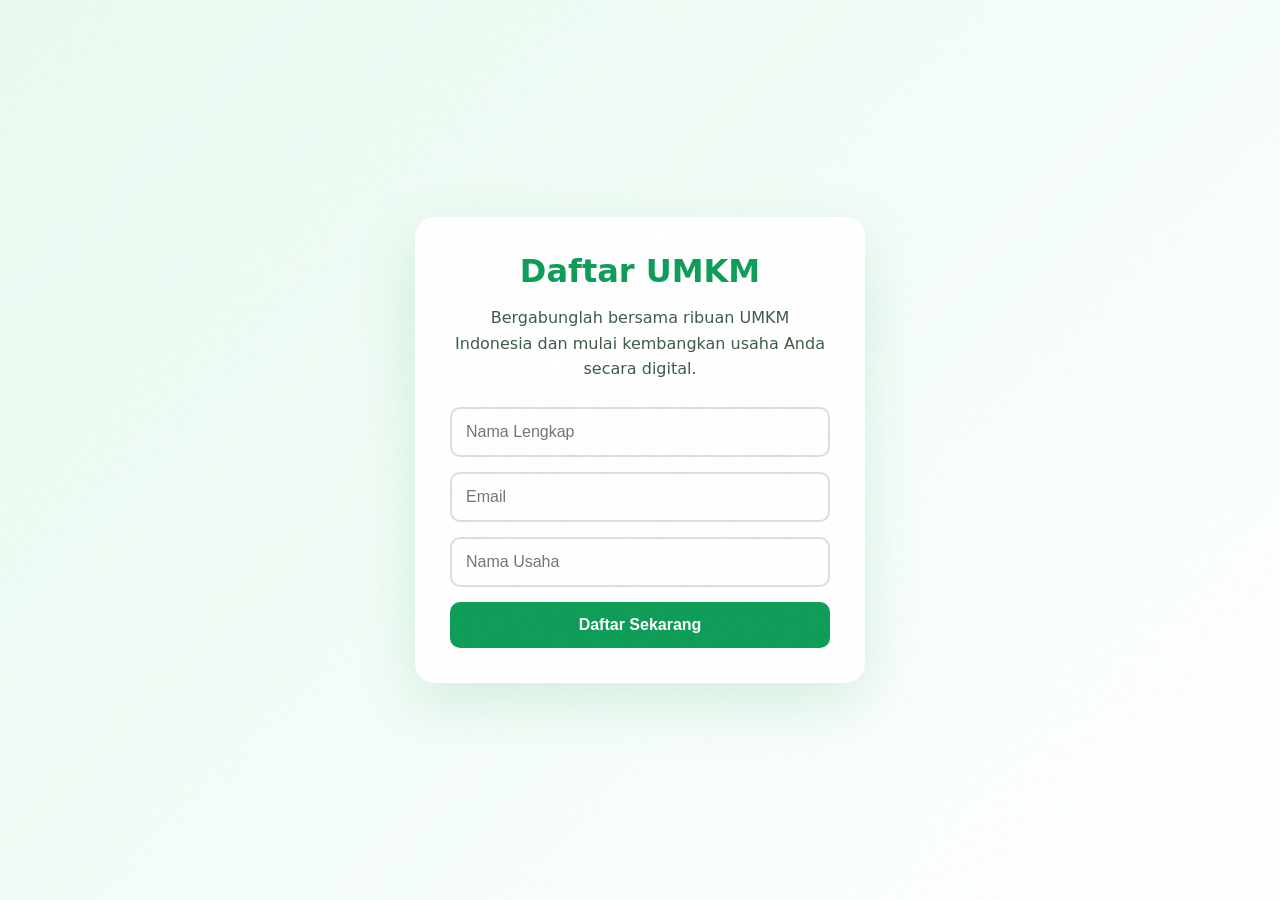
<file: daftar.html>
<!DOCTYPE html>
<html lang="id">
<head>
    <meta charset="UTF-8">
    <meta name="viewport" content="width=device-width, initial-scale=1.0">
    <title>Daftar UMKM</title>
    <link rel="stylesheet" href="style.css">
</head>
<body>

<div class="container">
    <div class="card">
        <h1>Daftar UMKM</h1>

        <p>
            Bergabunglah bersama ribuan UMKM Indonesia dan mulai
            kembangkan usaha Anda secara digital.
        </p>

        <form action="websitekelompok5.html">
        <input type="text" placeholder="Nama Lengkap" required>
        <input type="email" placeholder="Email" required>
        <input type="text" placeholder="Nama Usaha" required>

        <button type="submit">Daftar Sekarang</button>
    </form>
    </div>
</div>

</body>
</html>
</file>
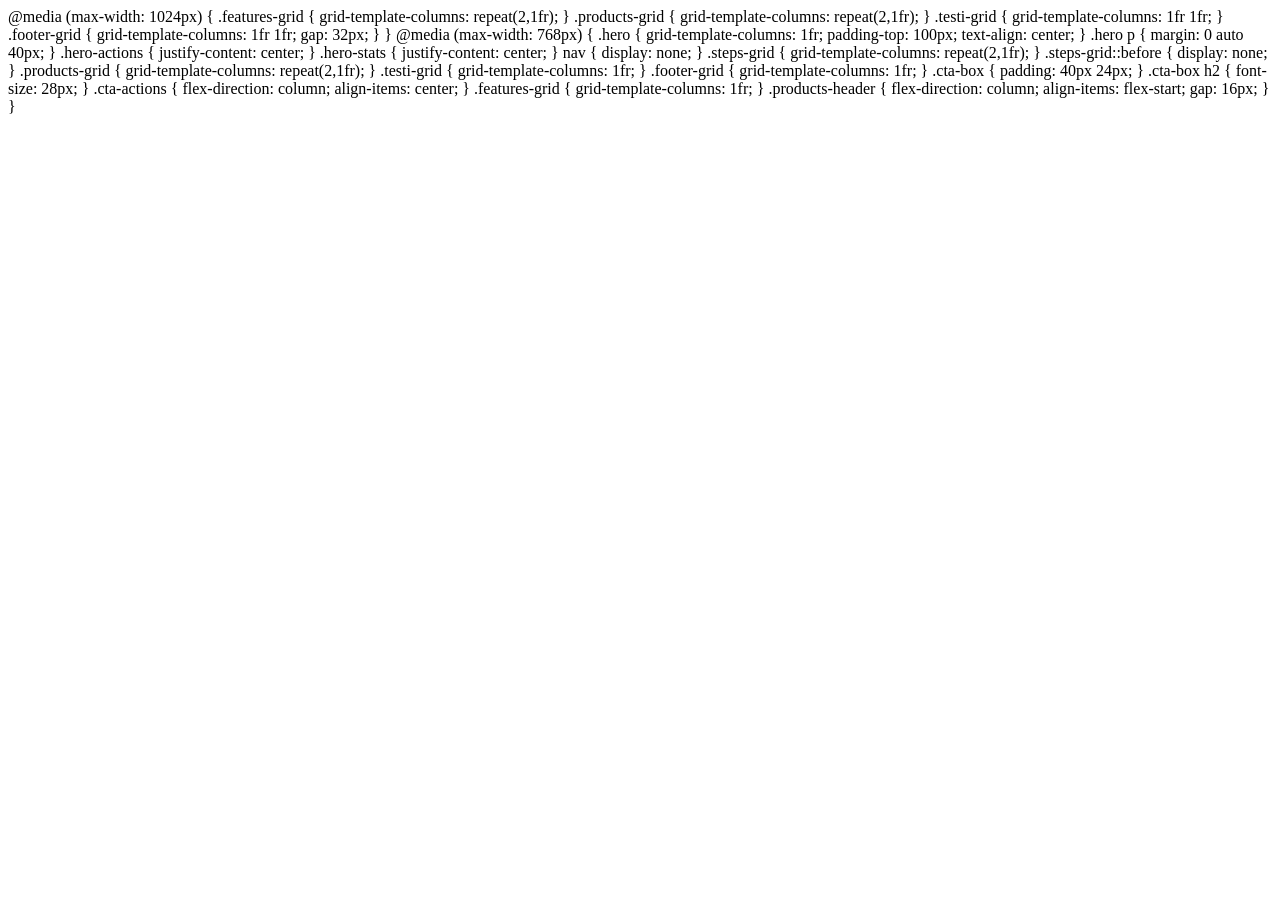
<file: responsive.html>
@media (max-width: 1024px) {
      .features-grid { grid-template-columns: repeat(2,1fr); }
      .products-grid { grid-template-columns: repeat(2,1fr); }
      .testi-grid { grid-template-columns: 1fr 1fr; }
      .footer-grid { grid-template-columns: 1fr 1fr; gap: 32px; }
    }

    @media (max-width: 768px) {
      .hero { grid-template-columns: 1fr; padding-top: 100px; text-align: center; }
      .hero p { margin: 0 auto 40px; }
      .hero-actions { justify-content: center; }
      .hero-stats { justify-content: center; }
      nav { display: none; }
      .steps-grid { grid-template-columns: repeat(2,1fr); }
      .steps-grid::before { display: none; }
      .products-grid { grid-template-columns: repeat(2,1fr); }
      .testi-grid { grid-template-columns: 1fr; }
      .footer-grid { grid-template-columns: 1fr; }
      .cta-box { padding: 40px 24px; }
      .cta-box h2 { font-size: 28px; }
      .cta-actions { flex-direction: column; align-items: center; }
      .features-grid { grid-template-columns: 1fr; }
      .products-header { flex-direction: column; align-items: flex-start; gap: 16px; }
    }
  </style>
</head>
<body>
</file>
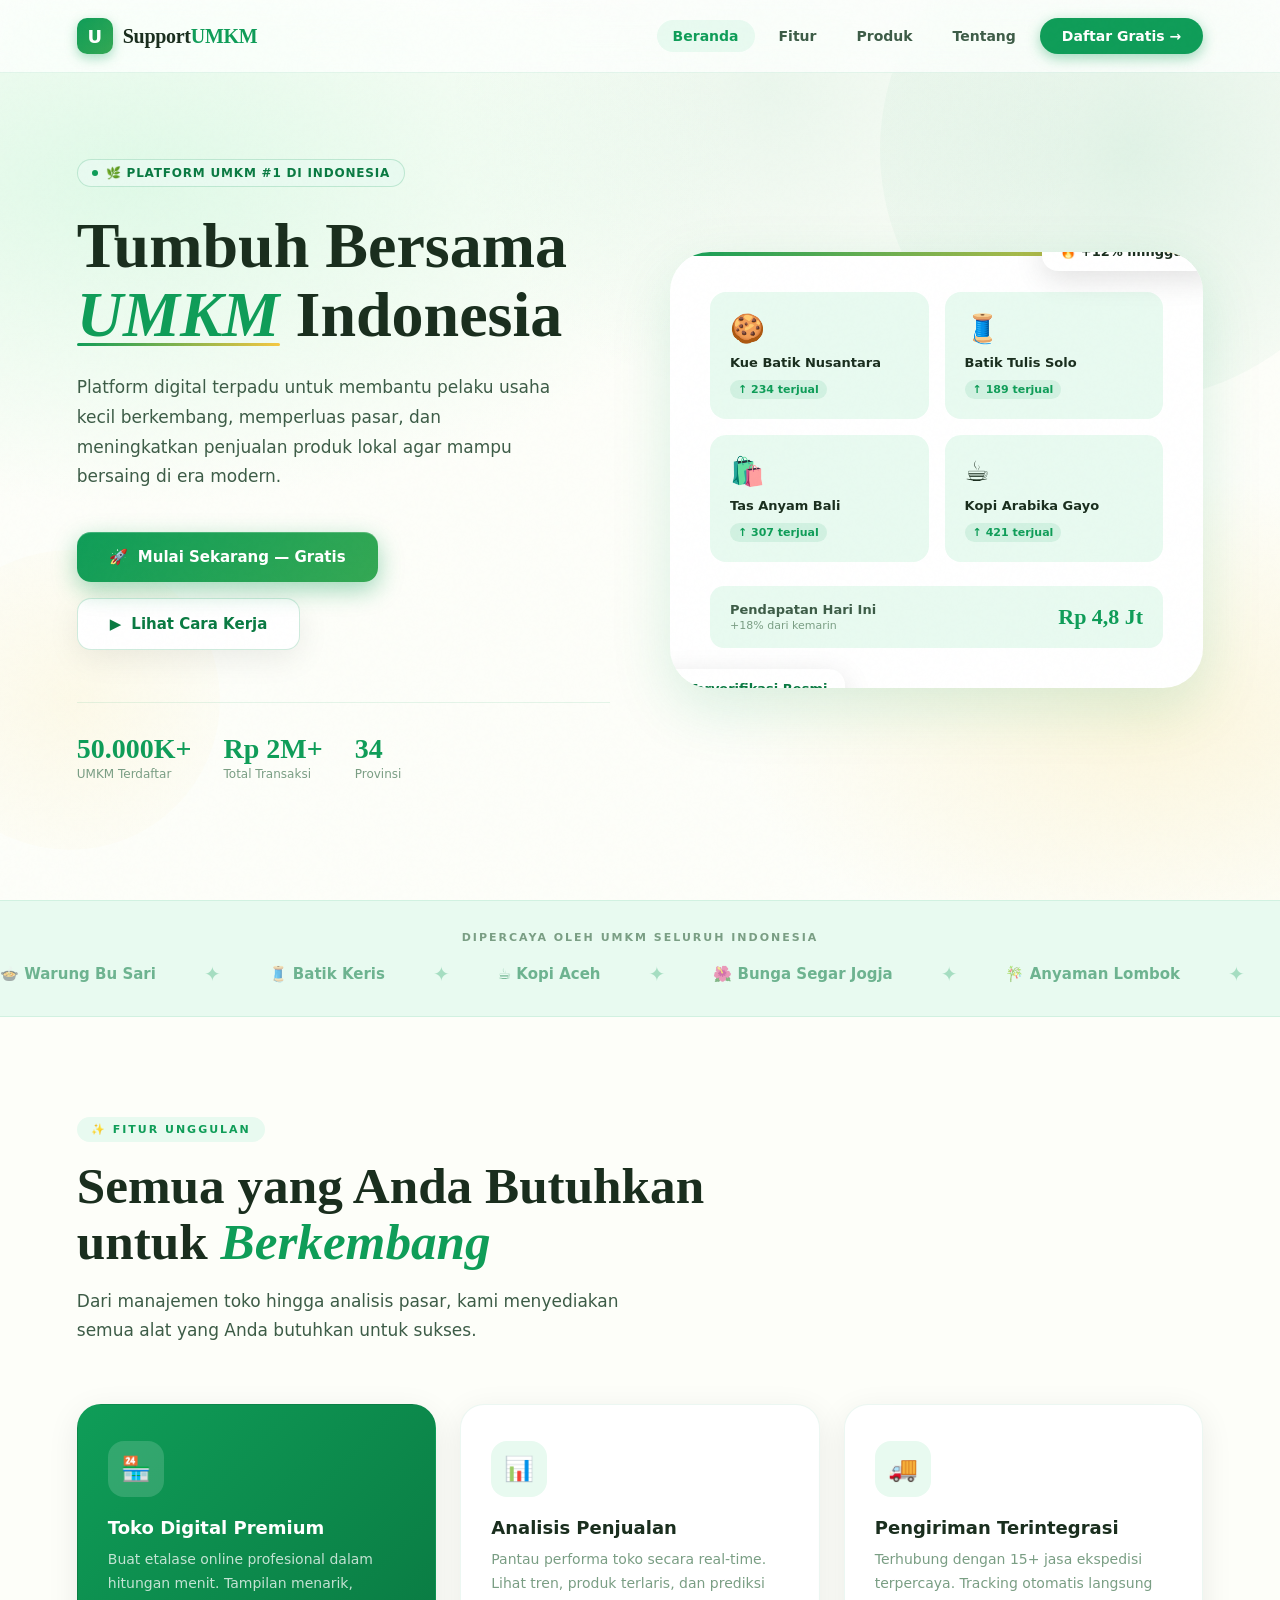
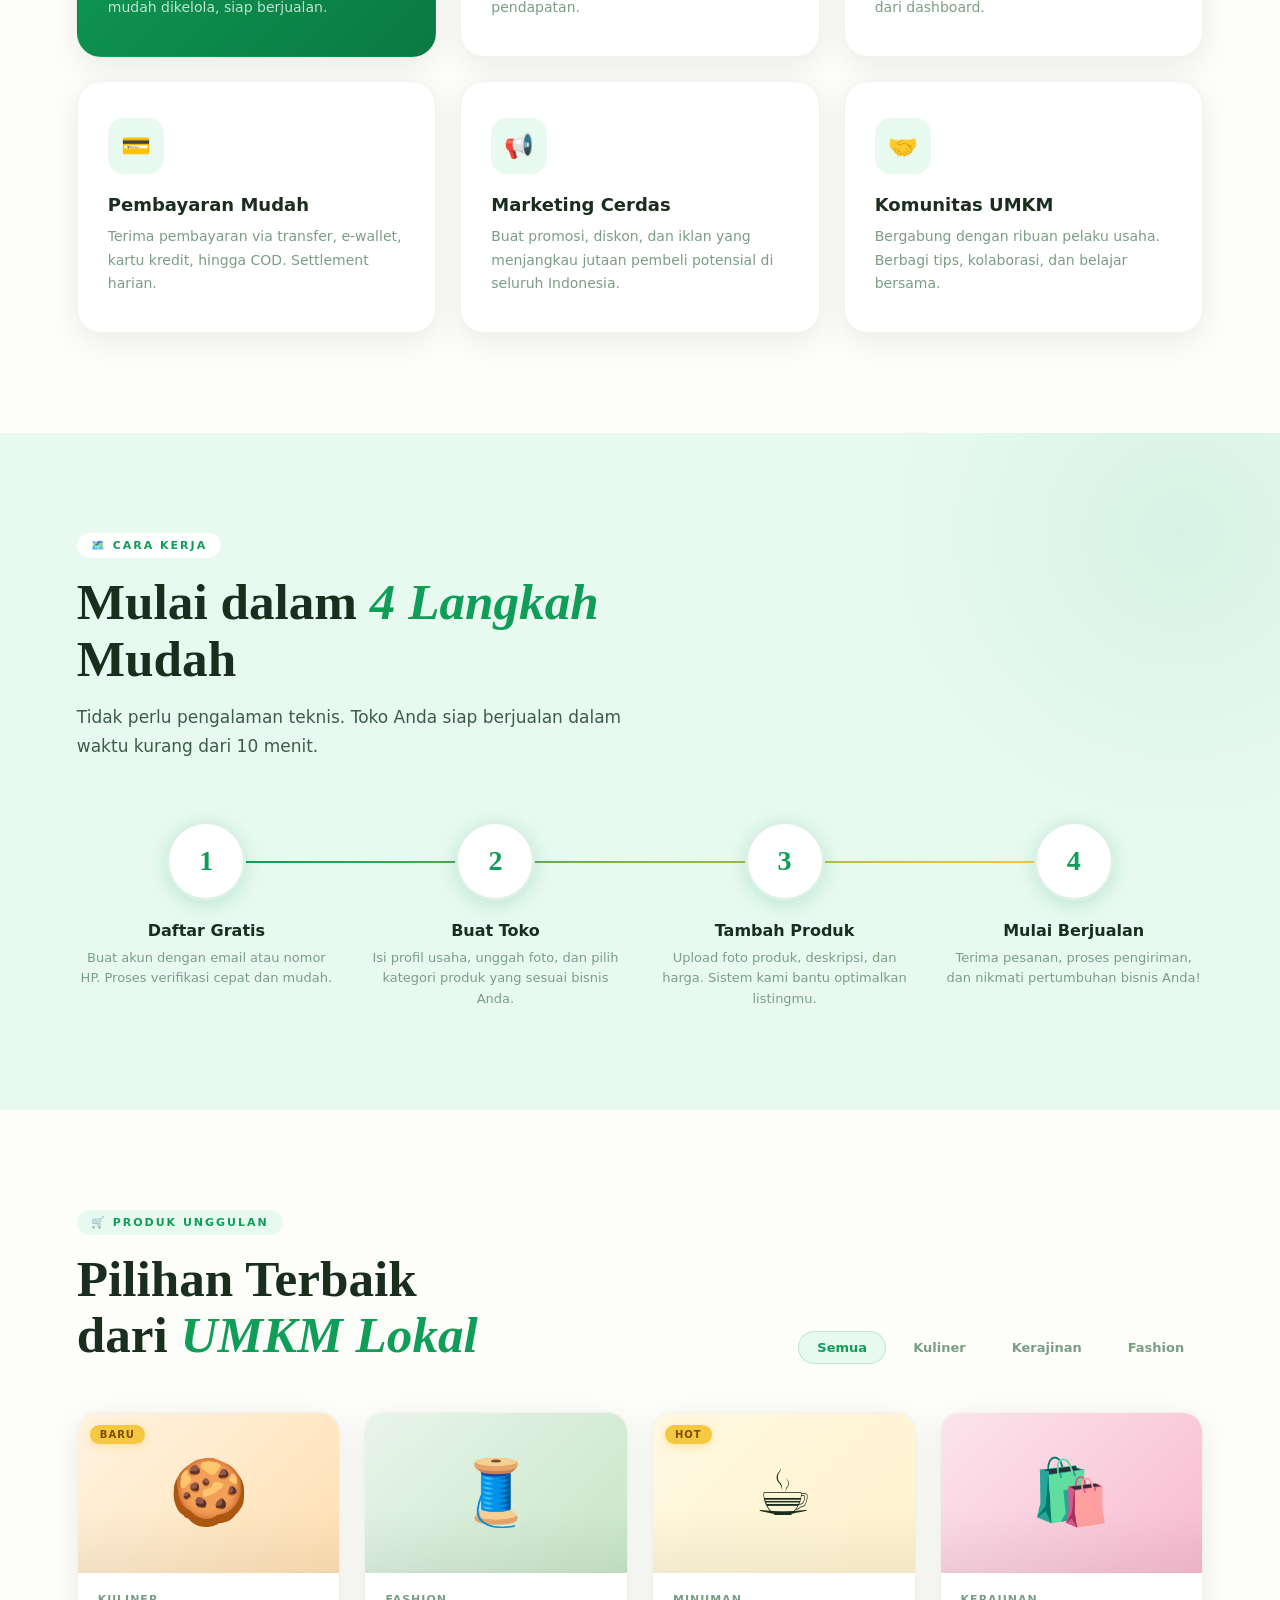
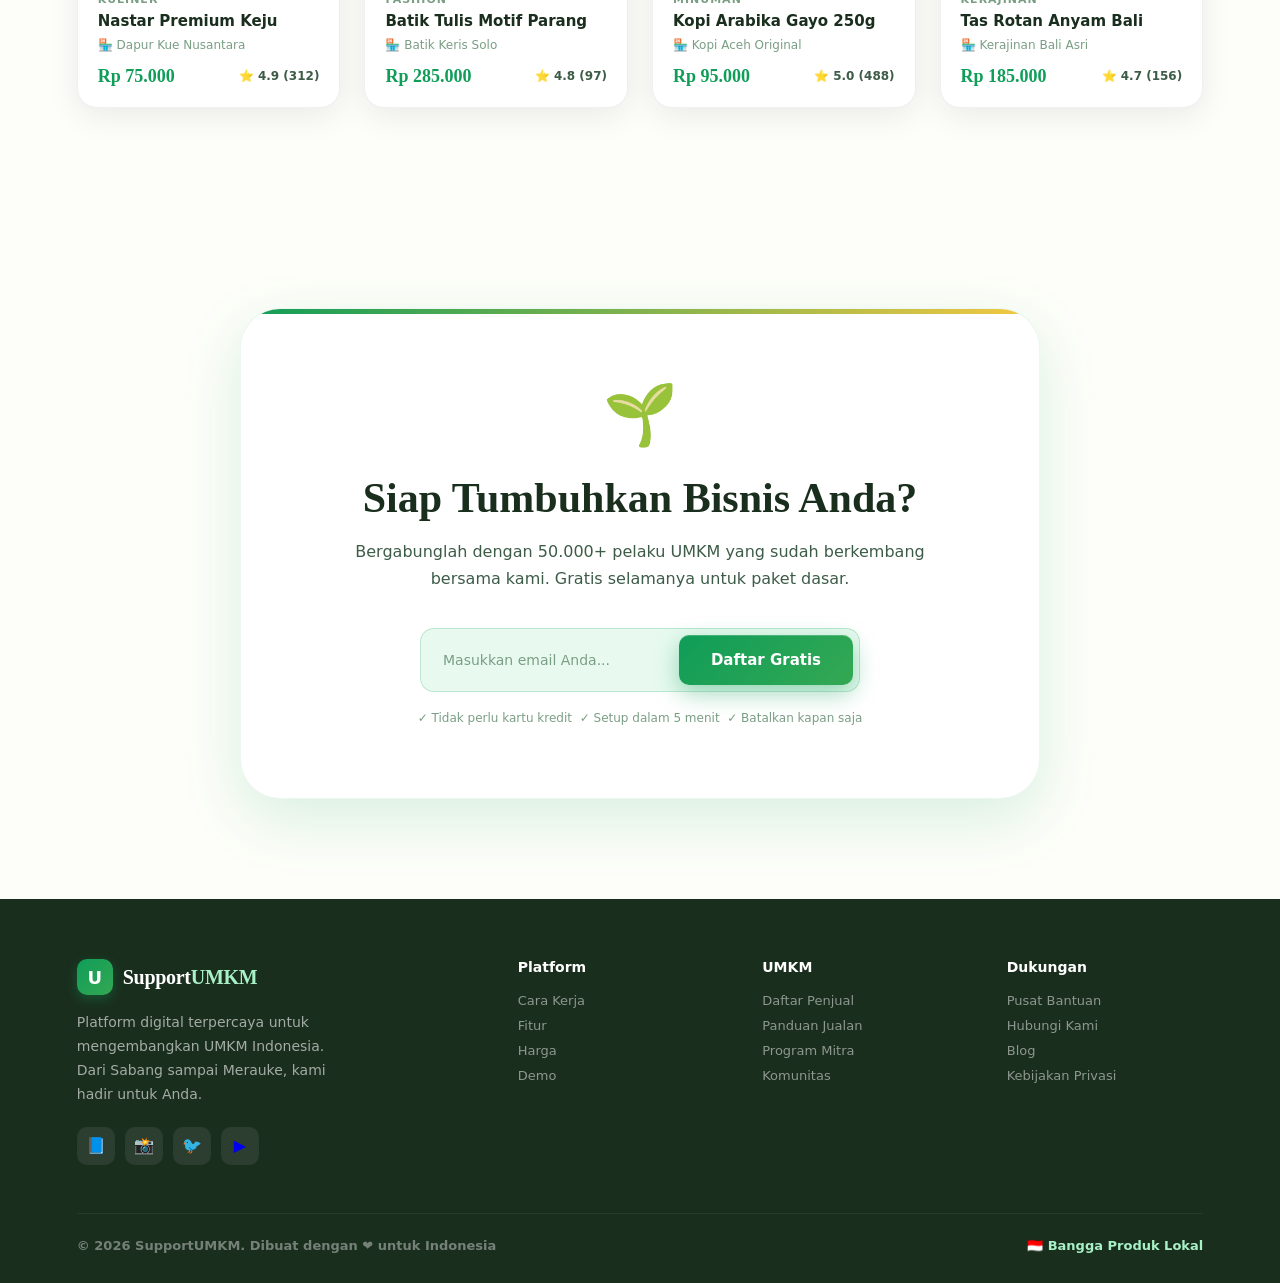
<file: websitekelompok5.html>
<!DOCTYPE html>
<html lang="id">
<head>
  <meta charset="UTF-8" />
  <meta name="viewport" content="width=device-width, initial-scale=1.0"/>
  <title>Support UMKM Indonesia</title>
  <link rel="stylesheet" href="style.css">
</head>
<body>

  <!-- ══ HEADER ══ -->
  <header id="header">
    <a href="#" class="logo">
      <div class="logo-mark">U</div>
      <span class="logo-text">Support<span>UMKM</span></span>
    </a>
    <nav>
      <a href="#" class="active">Beranda</a>
      <a href="#fitur">Fitur</a>
      <a href="#produk">Produk</a>
      <a href="#tentang">Tentang</a>
      <a href="daftar.html" class="nav-cta">Daftar Gratis →</a>
    </nav>
  </header>

  <!-- ══ HERO ══ -->
  <section class="hero" id="beranda">
    <div class="hero-deco hero-deco-1"></div>
    <div class="hero-deco hero-deco-2"></div>

    <div class="hero-content">
      <div class="hero-badge">🌿 Platform UMKM #1 di Indonesia</div>
      <h1>Tumbuh Bersama <em>UMKM</em> Indonesia</h1>
      <p>Platform digital terpadu untuk membantu pelaku usaha kecil berkembang, memperluas pasar, dan meningkatkan penjualan produk lokal agar mampu bersaing di era modern.</p>
      <div class="hero-actions">
        <a href="daftar.html" class="btn-primary">
          <span>🚀</span> Mulai Sekarang — Gratis
        </a>
        <a href="#fitur" class="btn-secondary">
          <span>▶️</span> Lihat Cara Kerja
        </a>
      </div>
      <div class="hero-stats">
        <div class="stat-item">
          <div class="stat-num">50K+</div>
          <div class="stat-label">UMKM Terdaftar</div>
        </div>
        <div class="stat-item">
          <div class="stat-num">Rp 2M+</div>
          <div class="stat-label">Total Transaksi</div>
        </div>
        <div class="stat-item">
          <div class="stat-num">34</div>
          <div class="stat-label">Provinsi</div>
        </div>
      </div>
    </div>

    <div class="hero-visual">
      <div class="hero-card-main">
        <div class="float-badge float-badge-1">🔥 +12% minggu ini</div>
        <div class="float-badge float-badge-2">✅ Terverifikasi Resmi</div>
        <div class="product-grid">
          <div class="product-item">
            <div class="product-emoji">🍪</div>
            <div class="product-name">Kue Batik Nusantara</div>
            <div class="product-sales">↑ 234 terjual</div>
          </div>
          <div class="product-item">
            <div class="product-emoji">🧵</div>
            <div class="product-name">Batik Tulis Solo</div>
            <div class="product-sales">↑ 189 terjual</div>
          </div>
          <div class="product-item">
            <div class="product-emoji">🛍️</div>
            <div class="product-name">Tas Anyam Bali</div>
            <div class="product-sales">↑ 307 terjual</div>
          </div>
          <div class="product-item">
            <div class="product-emoji">☕</div>
            <div class="product-name">Kopi Arabika Gayo</div>
            <div class="product-sales">↑ 421 terjual</div>
          </div>
        </div>
        <div class="card-footer">
          <div>
            <div class="card-footer-label">Pendapatan Hari Ini</div>
            <div style="font-size:11px;color:var(--text-light);margin-top:2px">+18% dari kemarin</div>
          </div>
          <div class="card-footer-num">Rp 4,8 Jt</div>
        </div>
      </div>
    </div>
  </section>

  <!-- ══ TICKER ══ -->
  <div class="ticker-section">
    <div class="ticker-label">Dipercaya oleh UMKM seluruh Indonesia</div>
    <div class="ticker-track">
      <div class="ticker-inner" id="ticker">
        <span class="ticker-item">🍲 Warung Bu Sari</span>
        <span class="ticker-sep">✦</span>
        <span class="ticker-item">🧵 Batik Keris</span>
        <span class="ticker-sep">✦</span>
        <span class="ticker-item">☕ Kopi Aceh</span>
        <span class="ticker-sep">✦</span>
        <span class="ticker-item">🌺 Bunga Segar Jogja</span>
        <span class="ticker-sep">✦</span>
        <span class="ticker-item">🎋 Anyaman Lombok</span>
        <span class="ticker-sep">✦</span>
        <span class="ticker-item">🍌 Keripik Malang</span>
        <span class="ticker-sep">✦</span>
        <span class="ticker-item">🎨 Lukisan Ubud</span>
        <span class="ticker-sep">✦</span>
        <span class="ticker-item">🛒 Oleh-Oleh Manado</span>
        <span class="ticker-sep">✦</span>
        <span class="ticker-item">🌿 Herbal Jamu Solo</span>
        <span class="ticker-sep">✦</span>
        <span class="ticker-item">🐚 Kerajinan Makassar</span>
        <span class="ticker-sep">✦</span>
        <!-- duplicate for seamless loop -->
        <span class="ticker-item">🍲 Warung Bu Sari</span>
        <span class="ticker-sep">✦</span>
        <span class="ticker-item">🧵 Batik Keris</span>
        <span class="ticker-sep">✦</span>
        <span class="ticker-item">☕ Kopi Aceh</span>
        <span class="ticker-sep">✦</span>
        <span class="ticker-item">🌺 Bunga Segar Jogja</span>
        <span class="ticker-sep">✦</span>
        <span class="ticker-item">🎋 Anyaman Lombok</span>
        <span class="ticker-sep">✦</span>
        <span class="ticker-item">🍌 Keripik Malang</span>
        <span class="ticker-sep">✦</span>
        <span class="ticker-item">🎨 Lukisan Ubud</span>
        <span class="ticker-sep">✦</span>
        <span class="ticker-item">🛒 Oleh-Oleh Manado</span>
        <span class="ticker-sep">✦</span>
        <span class="ticker-item">🌿 Herbal Jamu Solo</span>
        <span class="ticker-sep">✦</span>
        <span class="ticker-item">🐚 Kerajinan Makassar</span>
      </div>
    </div>
  </div>

  <!-- ══ FEATURES ══ -->
  <section class="section" id="fitur">
    <div class="section-tag">✨ Fitur Unggulan</div>
    <h2 class="section-title">Semua yang Anda Butuhkan<br>untuk <em>Berkembang</em></h2>
    <p class="section-sub">Dari manajemen toko hingga analisis pasar, kami menyediakan semua alat yang Anda butuhkan untuk sukses.</p>

    <div class="features-grid">
      <div class="feature-card featured">
        <div class="feature-icon">🏪</div>
        <h4>Toko Digital Premium</h4>
        <p>Buat etalase online profesional dalam hitungan menit. Tampilan menarik, mudah dikelola, siap berjualan.</p>
      </div>
      <div class="feature-card">
        <div class="feature-icon">📊</div>
        <h4>Analisis Penjualan</h4>
        <p>Pantau performa toko secara real-time. Lihat tren, produk terlaris, dan prediksi pendapatan.</p>
      </div>
      <div class="feature-card">
        <div class="feature-icon">🚚</div>
        <h4>Pengiriman Terintegrasi</h4>
        <p>Terhubung dengan 15+ jasa ekspedisi terpercaya. Tracking otomatis langsung dari dashboard.</p>
      </div>
      <div class="feature-card">
        <div class="feature-icon">💳</div>
        <h4>Pembayaran Mudah</h4>
        <p>Terima pembayaran via transfer, e-wallet, kartu kredit, hingga COD. Settlement harian.</p>
      </div>
      <div class="feature-card">
        <div class="feature-icon">📢</div>
        <h4>Marketing Cerdas</h4>
        <p>Buat promosi, diskon, dan iklan yang menjangkau jutaan pembeli potensial di seluruh Indonesia.</p>
      </div>
      <div class="feature-card">
        <div class="feature-icon">🤝</div>
        <h4>Komunitas UMKM</h4>
        <p>Bergabung dengan ribuan pelaku usaha. Berbagi tips, kolaborasi, dan belajar bersama.</p>
      </div>
    </div>
  </section>

  <!-- ══ HOW IT WORKS ══ -->
  <section class="how-section" id="tentang">
    <div class="section-tag" style="background:white;color:var(--green-main)">🗺️ Cara Kerja</div>
    <h2 class="section-title">Mulai dalam <em>4 Langkah</em><br>Mudah</h2>
    <p class="section-sub">Tidak perlu pengalaman teknis. Toko Anda siap berjualan dalam waktu kurang dari 10 menit.</p>

    <div class="steps-grid">
      <div class="step-item">
        <div class="step-num">1</div>
        <h4>Daftar Gratis</h4>
        <p>Buat akun dengan email atau nomor HP. Proses verifikasi cepat dan mudah.</p>
      </div>
      <div class="step-item">
        <div class="step-num">2</div>
        <h4>Buat Toko</h4>
        <p>Isi profil usaha, unggah foto, dan pilih kategori produk yang sesuai bisnis Anda.</p>
      </div>
      <div class="step-item">
        <div class="step-num">3</div>
        <h4>Tambah Produk</h4>
        <p>Upload foto produk, deskripsi, dan harga. Sistem kami bantu optimalkan listingmu.</p>
      </div>
      <div class="step-item">
        <div class="step-num">4</div>
        <h4>Mulai Berjualan</h4>
        <p>Terima pesanan, proses pengiriman, dan nikmati pertumbuhan bisnis Anda!</p>
      </div>
    </div>
  </section>

  <!-- ══ PRODUCTS ══ -->
  <section class="products-section" id="produk">
    <div class="products-header">
      <div>
        <div class="section-tag">🛒 Produk Unggulan</div>
        <h2 class="section-title" style="margin-bottom:0">Pilihan Terbaik<br>dari <em>UMKM Lokal</em></h2>
      </div>
      <div class="category-tabs">
        <div class="tab active">Semua</div>
        <div class="tab">Kuliner</div>
        <div class="tab">Kerajinan</div>
        <div class="tab">Fashion</div>
      </div>
    </div>

    <div class="products-grid">
      <div class="product-card">
        <div class="product-img" style="background:linear-gradient(135deg,#fff3e0,#ffe0b2)">
          🍪
          <div class="product-badge-new">BARU</div>
        </div>
        <div class="product-body">
          <div class="product-cat">Kuliner</div>
          <div class="product-title">Nastar Premium Keju</div>
          <div class="product-seller">🏪 Dapur Kue Nusantara</div>
          <div class="product-footer">
            <div class="product-price">Rp 75.000</div>
            <div class="product-rating">⭐ 4.9 (312)</div>
          </div>
        </div>
      </div>

      <div class="product-card">
        <div class="product-img" style="background:linear-gradient(135deg,#e8f5e9,#c8e6c9)">🧵</div>
        <div class="product-body">
          <div class="product-cat">Fashion</div>
          <div class="product-title">Batik Tulis Motif Parang</div>
          <div class="product-seller">🏪 Batik Keris Solo</div>
          <div class="product-footer">
            <div class="product-price">Rp 285.000</div>
            <div class="product-rating">⭐ 4.8 (97)</div>
          </div>
        </div>
      </div>

      <div class="product-card">
        <div class="product-img" style="background:linear-gradient(135deg,#fff8e1,#fff3cd)">
          ☕
          <div class="product-badge-new">HOT</div>
        </div>
        <div class="product-body">
          <div class="product-cat">Minuman</div>
          <div class="product-title">Kopi Arabika Gayo 250g</div>
          <div class="product-seller">🏪 Kopi Aceh Original</div>
          <div class="product-footer">
            <div class="product-price">Rp 95.000</div>
            <div class="product-rating">⭐ 5.0 (488)</div>
          </div>
        </div>
      </div>

      <div class="product-card">
        <div class="product-img" style="background:linear-gradient(135deg,#fce4ec,#f8bbd0)">🛍️</div>
        <div class="product-body">
          <div class="product-cat">Kerajinan</div>
          <div class="product-title">Tas Rotan Anyam Bali</div>
          <div class="product-seller">🏪 Kerajinan Bali Asri</div>
          <div class="product-footer">
            <div class="product-price">Rp 185.000</div>
            <div class="product-rating">⭐ 4.7 (156)</div>
          </div>
        </div>
      </div>
    </div>
  </section>



  <!-- ══ CTA ══ -->
  <section class="cta-section">
    <div class="cta-box">
      <div class="cta-emoji">🌱</div>
      <h2>Siap Tumbuhkan Bisnis Anda?</h2>
      <p>Bergabunglah dengan 50.000+ pelaku UMKM yang sudah berkembang bersama kami. Gratis selamanya untuk paket dasar.</p>
      <div style="display:flex;gap:16px;justify-content:center;flex-wrap:wrap">
        <div class="input-group">
          <input type="email" placeholder="Masukkan email Anda...">
          <a href="#" class="btn-primary" style="border-radius:10px;white-space:nowrap">Daftar Gratis</a>
        </div>
      </div>
      <p style="font-size:12px;color:var(--text-light);margin-top:16px;margin-bottom:0">✓ Tidak perlu kartu kredit &nbsp;✓ Setup dalam 5 menit &nbsp;✓ Batalkan kapan saja</p>
    </div>
  </section>

  <!-- ══ FOOTER ══ -->
  <footer>
    <div class="footer-grid">
      <div class="footer-brand">
        <a href="#" class="logo">
          <div class="logo-mark">U</div>
          <span class="logo-text" style="color:white">Support<span style="color:var(--green-light)">UMKM</span></span>
        </a>
        <p>Platform digital terpercaya untuk mengembangkan UMKM Indonesia. Dari Sabang sampai Merauke, kami hadir untuk Anda.</p>
        <div class="footer-social">
          <a href="#" class="social-btn">📘</a>
          <a href="#" class="social-btn">📸</a>
          <a href="#" class="social-btn">🐦</a>
          <a href="#" class="social-btn">▶️</a>
        </div>
      </div>

      <div class="footer-col">
        <h5>Platform</h5>
        <a href="#">Cara Kerja</a>
        <a href="#">Fitur</a>
        <a href="#">Harga</a>
        <a href="#">Demo</a>
      </div>

      <div class="footer-col">
        <h5>UMKM</h5>
        <a href="#">Daftar Penjual</a>
        <a href="#">Panduan Jualan</a>
        <a href="#">Program Mitra</a>
        <a href="#">Komunitas</a>
      </div>

      <div class="footer-col">
        <h5>Dukungan</h5>
        <a href="#">Pusat Bantuan</a>
        <a href="#">Hubungi Kami</a>
        <a href="#">Blog</a>
        <a href="#">Kebijakan Privasi</a>
      </div>
    </div>

    <div class="footer-bottom">
      <span style="color:rgba(255,255,255,0.4)">© 2026 SupportUMKM. Dibuat dengan ❤️ untuk Indonesia</span>
      <span>🇮🇩 Bangga Produk Lokal</span>
    </div>
  </footer>

  <script>
    // ── Header scroll effect
    const header = document.getElementById('header');
    window.addEventListener('scroll', () => {
      header.classList.toggle('scrolled', window.scrollY > 40);
    }, { passive: true });

    // ── Intersection Observer for scroll animations
    const observer = new IntersectionObserver((entries) => {
      entries.forEach(entry => {
        if (entry.isIntersecting) {
          entry.target.classList.add('visible');
        }
      });
    }, { threshold: 0.1, rootMargin: '0px 0px -60px 0px' });

    document.querySelectorAll(
      '.feature-card, .product-card, .testi-card, .step-item'
    ).forEach(el => observer.observe(el));

    // ── Category tabs
    document.querySelectorAll('.tab').forEach(tab => {
      tab.addEventListener('click', () => {
        document.querySelectorAll('.tab').forEach(t => t.classList.remove('active'));
        tab.classList.add('active');
      });
    });

    // ── Smooth anchor scroll
    document.querySelectorAll('a[href^="#"]').forEach(a => {
      a.addEventListener('click', e => {
        const target = document.querySelector(a.getAttribute('href'));
        if (target) {
          e.preventDefault();
          target.scrollIntoView({ behavior: 'smooth', block: 'start' });
        }
      });
    });

    // ── Animated counter for hero stats
    function animateCounter(el, target, suffix = '') {
      const duration = 1800;
      const start = performance.now();
      const startVal = 0;
      const update = (now) => {
        const progress = Math.min((now - start) / duration, 1);
        const ease = 1 - Math.pow(1 - progress, 4);
        const current = Math.floor(ease * target);
        el.textContent = current.toLocaleString('id-ID') + suffix;
        if (progress < 1) requestAnimationFrame(update);
      };
      requestAnimationFrame(update);
    }

    const statsObserver = new IntersectionObserver((entries) => {
      entries.forEach(entry => {
        if (entry.isIntersecting) {
          const nums = document.querySelectorAll('.stat-num');
          nums[0] && animateCounter(nums[0], 50000, 'K+');
          nums[2] && animateCounter(nums[2], 34, '');
          statsObserver.disconnect();
        }
      });
    }, { threshold: 0.5 });

    const statsEl = document.querySelector('.hero-stats');
    if (statsEl) statsObserver.observe(statsEl);
  </script>
</body>
</html>
</file>
<file: style.css>
:root {
      --green-deep:    #0a7a42;
      --green-main:    #0f9d58;
      --green-mid:     #34a853;
      --green-light:   #a8f0c6;
      --green-pale:    #e8faf0;
      --gold:          #f5c842;
      --gold-light:    #fff3b0;
      --warm-white:    #fdfef9;
      --text-dark:     #1a2e1e;
      --text-mid:      #3d5c47;
      --text-light:    #7a9e84;
      --shadow-green:  0 20px 60px rgba(15,157,88,0.15);
      --shadow-soft:   0 8px 32px rgba(0,0,0,0.08);
      --radius-lg:     24px;
      --radius-xl:     40px;
    }

    *, *::before, *::after {
      margin: 0; padding: 0;
      box-sizing: border-box;
    }

    html { scroll-behavior: smooth; }

    body {
      font-family: -apple-system, BlinkMacSystemFont, 'Segoe UI', system-ui, sans-serif;
      background: var(--warm-white);
      color: var(--text-dark);
      overflow-x: hidden;
    }

    /* ─── SCROLLBAR ─── */
    ::-webkit-scrollbar { width: 6px; }
    ::-webkit-scrollbar-track { background: var(--green-pale); }
    ::-webkit-scrollbar-thumb { background: var(--green-main); border-radius: 99px; }

    /* ─── NOISE TEXTURE OVERLAY ─── */
    body::before {
      content: '';
      position: fixed; inset: 0;
      background-image: url("data:image/svg+xml,%3Csvg viewBox='0 0 200 200' xmlns='http://www.w3.org/2000/svg'%3E%3Cfilter id='n'%3E%3CfeTurbulence type='fractalNoise' baseFrequency='0.75' numOctaves='4' stitchTiles='stitch'/%3E%3C/filter%3E%3Crect width='100%25' height='100%25' filter='url(%23n)' opacity='0.03'/%3E%3C/svg%3E");
      pointer-events: none; z-index: 1000; opacity: 0.4;
    }

    /* ══════════════════════════════════
       HEADER / NAV
    ══════════════════════════════════ */
    header {
      position: fixed; top: 0; left: 0; right: 0; z-index: 900;
      padding: 18px 6%;
      display: flex; justify-content: space-between; align-items: center;
      background: rgba(255,255,255,0.75);
      backdrop-filter: blur(20px) saturate(180%);
      -webkit-backdrop-filter: blur(20px) saturate(180%);
      border-bottom: 1px solid rgba(15,157,88,0.1);
      transition: all 0.4s cubic-bezier(0.23,1,0.32,1);
    }

    header.scrolled {
      padding: 12px 6%;
      background: rgba(255,255,255,0.92);
      box-shadow: 0 4px 30px rgba(0,0,0,0.06);
    }

    .logo {
      display: flex; align-items: center; gap: 10px;
      text-decoration: none;
    }

    .logo-mark {
      width: 36px; height: 36px;
      background: linear-gradient(135deg, var(--green-main), var(--green-mid));
      border-radius: 10px;
      display: flex; align-items: center; justify-content: center;
      font-size: 18px; font-weight: 800; color: white;
      box-shadow: 0 4px 12px rgba(15,157,88,0.35);
      transition: transform 0.3s cubic-bezier(0.34,1.56,0.64,1);
    }
    .logo:hover .logo-mark { transform: rotate(-8deg) scale(1.1); }

    .logo-text {
      font-family: Georgia, 'Times New Roman', serif;
      font-size: 20px; font-weight: 700;
      color: var(--text-dark);
      letter-spacing: -0.3px;
    }
    .logo-text span { color: var(--green-main); }

    nav {
      display: flex; align-items: center; gap: 8px;
    }

    nav a {
      color: var(--text-mid);
      text-decoration: none;
      font-size: 14px; font-weight: 600;
      padding: 8px 16px;
      border-radius: 99px;
      transition: all 0.25s ease;
      position: relative;
    }
    nav a:hover {
      color: var(--green-main);
      background: var(--green-pale);
    }
    nav a.active { color: var(--green-main); background: var(--green-pale); }

    .nav-cta {
      background: var(--green-main) !important;
      color: white !important;
      padding: 10px 22px !important;
      box-shadow: 0 4px 14px rgba(15,157,88,0.4);
      transition: all 0.3s cubic-bezier(0.34,1.56,0.64,1) !important;
    }
    .nav-cta:hover {
      transform: translateY(-2px) scale(1.03);
      box-shadow: 0 8px 24px rgba(15,157,88,0.45) !important;
      background: var(--green-deep) !important;
    }

    /* ══════════════════════════════════
       HERO SECTION
    ══════════════════════════════════ */
    .hero {
      min-height: 100vh;
      padding: 120px 6% 80px;
      display: grid;
      grid-template-columns: 1fr 1fr;
      align-items: center;
      gap: 60px;
      position: relative;
      overflow: hidden;
    }

    /* Mesh gradient background */
    .hero::before {
      content: '';
      position: absolute; inset: 0;
      background:
        radial-gradient(ellipse 80% 60% at 10% 20%, rgba(168,240,198,0.35) 0%, transparent 60%),
        radial-gradient(ellipse 60% 50% at 90% 80%, rgba(245,200,66,0.15) 0%, transparent 55%),
        radial-gradient(ellipse 50% 70% at 60% 10%, rgba(15,157,88,0.08) 0%, transparent 50%);
      z-index: 0;
    }

    /* Decorative circles */
    .hero-deco {
      position: absolute;
      border-radius: 50%;
      opacity: 0.12;
      animation: floatDeco 8s ease-in-out infinite;
    }
    .hero-deco-1 {
      width: 500px; height: 500px;
      background: radial-gradient(circle, var(--green-main), transparent);
      top: -100px; right: -100px;
      animation-delay: 0s;
    }
    .hero-deco-2 {
      width: 300px; height: 300px;
      background: radial-gradient(circle, var(--gold), transparent);
      bottom: 50px; left: -80px;
      animation-delay: 3s; opacity: 0.09;
    }
    @keyframes floatDeco {
      0%,100% { transform: translateY(0) scale(1); }
      50%      { transform: translateY(-30px) scale(1.05); }
    }

    .hero-content { position: relative; z-index: 2; }

    .hero-badge {
      display: inline-flex; align-items: center; gap: 8px;
      background: var(--green-pale);
      border: 1px solid rgba(15,157,88,0.2);
      color: var(--green-deep);
      font-size: 12px; font-weight: 700;
      letter-spacing: 0.8px; text-transform: uppercase;
      padding: 6px 14px; border-radius: 99px;
      margin-bottom: 24px;
      animation: fadeSlideUp 0.8s cubic-bezier(0.23,1,0.32,1) both;
    }
    .hero-badge::before {
      content: '';
      width: 6px; height: 6px;
      background: var(--green-main);
      border-radius: 50%;
      animation: pulse 2s ease-in-out infinite;
    }
    @keyframes pulse {
      0%,100% { transform: scale(1); opacity: 1; }
      50%      { transform: scale(1.5); opacity: 0.6; }
    }

    .hero h1 {
      font-family: Georgia, 'Times New Roman', serif;
      font-size: clamp(42px, 5vw, 68px);
      line-height: 1.08;
      font-weight: 700;
      color: var(--text-dark);
      margin-bottom: 24px;
      animation: fadeSlideUp 0.8s cubic-bezier(0.23,1,0.32,1) 0.1s both;
    }
    .hero h1 em {
      font-style: italic;
      color: var(--green-main);
      position: relative;
    }
    .hero h1 em::after {
      content: '';
      position: absolute;
      bottom: 4px; left: 0; right: 0;
      height: 3px;
      background: linear-gradient(90deg, var(--green-main), var(--gold));
      border-radius: 99px;
      transform: scaleX(0);
      transform-origin: left;
      animation: lineGrow 0.6s cubic-bezier(0.23,1,0.32,1) 0.9s both;
    }
    @keyframes lineGrow {
      to { transform: scaleX(1); }
    }

    .hero p {
      font-size: 17px;
      line-height: 1.75;
      color: var(--text-mid);
      max-width: 480px;
      margin-bottom: 40px;
      animation: fadeSlideUp 0.8s cubic-bezier(0.23,1,0.32,1) 0.2s both;
    }

    .hero-actions {
      display: flex; gap: 16px; flex-wrap: wrap;
      animation: fadeSlideUp 0.8s cubic-bezier(0.23,1,0.32,1) 0.3s both;
    }

    .btn-primary {
      display: inline-flex; align-items: center; gap: 10px;
      padding: 16px 32px;
      background: linear-gradient(135deg, var(--green-main), var(--green-mid));
      color: white;
      text-decoration: none;
      border-radius: 14px;
      font-weight: 700; font-size: 15px;
      box-shadow: 0 8px 24px rgba(15,157,88,0.4), 0 1px 0 rgba(255,255,255,0.2) inset;
      transition: all 0.35s cubic-bezier(0.34,1.56,0.64,1);
      position: relative; overflow: hidden;
    }
    .btn-primary::before {
      content: '';
      position: absolute; inset: 0;
      background: linear-gradient(135deg, rgba(255,255,255,0.15), transparent);
      opacity: 0;
      transition: opacity 0.3s;
    }
    .btn-primary:hover {
      transform: translateY(-3px) scale(1.02);
      box-shadow: 0 14px 32px rgba(15,157,88,0.45);
    }
    .btn-primary:hover::before { opacity: 1; }

    .btn-secondary {
      display: inline-flex; align-items: center; gap: 10px;
      padding: 16px 32px;
      background: white;
      color: var(--green-deep);
      text-decoration: none;
      border-radius: 14px;
      font-weight: 700; font-size: 15px;
      border: 1.5px solid rgba(15,157,88,0.2);
      box-shadow: var(--shadow-soft);
      transition: all 0.35s cubic-bezier(0.34,1.56,0.64,1);
    }
    .btn-secondary:hover {
      transform: translateY(-3px);
      border-color: var(--green-main);
      box-shadow: 0 10px 28px rgba(15,157,88,0.15);
    }

    /* Hero stats */
    .hero-stats {
      display: flex; gap: 32px; margin-top: 52px;
      padding-top: 32px;
      border-top: 1px solid rgba(15,157,88,0.1);
      animation: fadeSlideUp 0.8s cubic-bezier(0.23,1,0.32,1) 0.45s both;
    }
    .stat-item { display: flex; flex-direction: column; gap: 4px; }
    .stat-num {
      font-family: Georgia, 'Times New Roman', serif;
      font-size: 28px; font-weight: 700;
      color: var(--green-main);
      line-height: 1;
    }
    .stat-label { font-size: 12px; color: var(--text-light); font-weight: 500; }

    /* Hero visual */
    .hero-visual {
      position: relative; z-index: 2;
      animation: fadeSlideRight 1s cubic-bezier(0.23,1,0.32,1) 0.2s both;
    }

    .hero-card-main {
      background: white;
      border-radius: var(--radius-xl);
      padding: 40px;
      box-shadow: var(--shadow-green), 0 1px 0 rgba(255,255,255,0.8) inset;
      position: relative;
      overflow: hidden;
    }
    .hero-card-main::before {
      content: '';
      position: absolute; top: 0; left: 0; right: 0; height: 4px;
      background: linear-gradient(90deg, var(--green-main), var(--gold));
    }

    .product-grid {
      display: grid; grid-template-columns: 1fr 1fr; gap: 16px;
      margin-bottom: 24px;
    }
    .product-item {
      background: var(--green-pale);
      border-radius: 16px; padding: 20px;
      display: flex; flex-direction: column; gap: 10px;
      transition: transform 0.3s cubic-bezier(0.34,1.56,0.64,1);
    }
    .product-item:hover { transform: scale(1.03); }
    .product-emoji { font-size: 28px; }
    .product-name { font-size: 13px; font-weight: 700; color: var(--text-dark); }
    .product-sales {
      font-size: 11px; color: var(--green-main); font-weight: 600;
      background: rgba(15,157,88,0.1); padding: 3px 8px; border-radius: 99px;
      width: fit-content;
    }

    .card-footer {
      display: flex; align-items: center; justify-content: space-between;
      background: var(--green-pale);
      border-radius: 14px; padding: 16px 20px;
    }
    .card-footer-label { font-size: 13px; color: var(--text-mid); font-weight: 600; }
    .card-footer-num {
      font-family: Georgia, 'Times New Roman', serif;
      font-size: 22px; font-weight: 700; color: var(--green-main);
    }


    /* Floating badge */
    .float-badge {
      position: absolute;
      background: white;
      border-radius: 16px;
      padding: 12px 18px;
      box-shadow: 0 8px 30px rgba(0,0,0,0.12);
      font-size: 13px; font-weight: 700;
      display: flex; align-items: center; gap: 8px;
      animation: floatBadge 4s ease-in-out infinite;
      white-space: nowrap;
    }
    .float-badge-1 { top: -20px; right: -20px; animation-delay: 0s; }
    .float-badge-2 { bottom: -20px; left: -20px; animation-delay: 2s; color: var(--green-deep); }
    @keyframes floatBadge {
      0%,100% { transform: translateY(0); }
      50%      { transform: translateY(-8px); }
    }

    /* ══════════════════════════════════
       TRUSTED BRANDS TICKER
    ══════════════════════════════════ */
    .ticker-section {
      padding: 30px 0;
      background: var(--green-pale);
      border-top: 1px solid rgba(15,157,88,0.1);
      border-bottom: 1px solid rgba(15,157,88,0.1);
      overflow: hidden;
    }
    .ticker-label {
      text-align: center;
      font-size: 11px; font-weight: 700; letter-spacing: 2px; text-transform: uppercase;
      color: var(--text-light); margin-bottom: 18px;
    }
    .ticker-track { display: flex; gap: 0; }
    .ticker-inner {
      display: flex; gap: 48px; align-items: center;
      animation: ticker 25s linear infinite;
      padding-right: 48px;
      white-space: nowrap;
    }
    @keyframes ticker {
      from { transform: translateX(0); }
      to   { transform: translateX(-50%); }
    }
    .ticker-item {
      font-weight: 700; font-size: 15px;
      color: var(--green-deep); opacity: 0.55;
      transition: opacity 0.3s;
    }
    .ticker-item:hover { opacity: 1; }
    .ticker-sep { color: var(--green-main); opacity: 0.3; font-size: 20px; }

    /* ══════════════════════════════════
       FEATURES SECTION
    ══════════════════════════════════ */
    .section {
      padding: 100px 6%;
    }

    .section-tag {
      display: inline-block;
      font-size: 11px; font-weight: 800; letter-spacing: 2px; text-transform: uppercase;
      color: var(--green-main); background: var(--green-pale);
      padding: 6px 14px; border-radius: 99px;
      margin-bottom: 16px;
    }

    .section-title {
      font-family: Georgia, 'Times New Roman', serif;
      font-size: clamp(32px, 4vw, 52px);
      font-weight: 700; line-height: 1.1;
      color: var(--text-dark); margin-bottom: 16px;
    }
    .section-title em { font-style: italic; color: var(--green-main); }

    .section-sub {
      font-size: 17px; color: var(--text-mid); line-height: 1.7;
      max-width: 560px; margin-bottom: 60px;
    }

    .features-grid {
      display: grid;
      grid-template-columns: repeat(3, 1fr);
      gap: 24px;
    }

    .feature-card {
      background: white;
      border-radius: var(--radius-lg);
      padding: 36px 30px;
      border: 1px solid rgba(15,157,88,0.08);
      box-shadow: var(--shadow-soft);
      transition: all 0.4s cubic-bezier(0.23,1,0.32,1);
      position: relative; overflow: hidden;
      opacity: 0; transform: translateY(30px);
    }
    .feature-card.visible {
      opacity: 1; transform: translateY(0);
    }
    .feature-card::after {
      content: '';
      position: absolute; top: 0; left: 0; right: 0; height: 3px;
      background: linear-gradient(90deg, var(--green-main), var(--gold));
      transform: scaleX(0); transform-origin: left;
      transition: transform 0.4s cubic-bezier(0.23,1,0.32,1);
    }
    .feature-card:hover {
      transform: translateY(-8px);
      box-shadow: var(--shadow-green);
      border-color: rgba(15,157,88,0.15);
    }
    .feature-card:hover::after { transform: scaleX(1); }

    .feature-icon {
      width: 56px; height: 56px;
      background: var(--green-pale);
      border-radius: 16px;
      display: flex; align-items: center; justify-content: center;
      font-size: 24px; margin-bottom: 20px;
      transition: transform 0.4s cubic-bezier(0.34,1.56,0.64,1);
    }
    .feature-card:hover .feature-icon { transform: scale(1.15) rotate(-5deg); }

    .feature-card h4 {
      font-size: 18px; font-weight: 700;
      color: var(--text-dark); margin-bottom: 10px;
    }
    .feature-card p {
      font-size: 14px; color: var(--text-light); line-height: 1.7;
    }

    .feature-card.featured {
      background: linear-gradient(135deg, var(--green-main), var(--green-deep));
      border-color: transparent;
      color: white;
    }
    .feature-card.featured .feature-icon {
      background: rgba(255,255,255,0.15);
    }
    .feature-card.featured h4 { color: white; }
    .feature-card.featured p { color: rgba(255,255,255,0.75); }
    .feature-card.featured::after { display: none; }

    /* ══════════════════════════════════
       HOW IT WORKS
    ══════════════════════════════════ */
    .how-section {
      padding: 100px 6%;
      background: var(--green-pale);
      position: relative; overflow: hidden;
    }
    .how-section::before {
      content: '';
      position: absolute;
      top: -200px; right: -200px;
      width: 600px; height: 600px;
      background: radial-gradient(circle, rgba(15,157,88,0.08), transparent 70%);
      border-radius: 50%;
    }

    .steps-grid {
      display: grid; grid-template-columns: repeat(4,1fr); gap: 30px;
      position: relative;
    }
    .steps-grid::before {
      content: '';
      position: absolute; top: 40px; left: 15%; right: 15%; height: 2px;
      background: linear-gradient(90deg, var(--green-main), var(--gold), var(--green-main));
      background-size: 200% 100%;
      animation: shimmer 3s linear infinite;
      z-index: 0;
    }
    @keyframes shimmer {
      0%   { background-position: 200% 0; }
      100% { background-position: -200% 0; }
    }

    .step-item {
      text-align: center; position: relative; z-index: 1;
      opacity: 0; transform: translateY(20px);
      transition: all 0.5s cubic-bezier(0.23,1,0.32,1);
    }
    .step-item.visible { opacity: 1; transform: translateY(0); }

    .step-num {
      width: 80px; height: 80px;
      background: white;
      border-radius: 50%; margin: 0 auto 20px;
      display: flex; align-items: center; justify-content: center;
      font-family: Georgia, 'Times New Roman', serif;
      font-size: 28px; font-weight: 700;
      color: var(--green-main);
      box-shadow: 0 4px 20px rgba(15,157,88,0.2);
      border: 3px solid rgba(15,157,88,0.15);
      transition: all 0.4s cubic-bezier(0.34,1.56,0.64,1);
    }
    .step-item:hover .step-num {
      background: var(--green-main); color: white;
      transform: scale(1.1);
      box-shadow: 0 8px 28px rgba(15,157,88,0.35);
    }

    .step-item h4 { font-size: 16px; font-weight: 700; margin-bottom: 8px; }
    .step-item p { font-size: 13px; color: var(--text-light); line-height: 1.6; }

    /* ══════════════════════════════════
       PRODUCTS / MARKETPLACE
    ══════════════════════════════════ */
    .products-section { padding: 100px 6%; }

    .products-header {
      display: flex; justify-content: space-between; align-items: flex-end;
      margin-bottom: 48px;
    }

    .category-tabs {
      display: flex; gap: 8px;
    }
    .tab {
      padding: 8px 18px; border-radius: 99px;
      font-size: 13px; font-weight: 600;
      cursor: pointer; transition: all 0.25s ease;
      border: 1.5px solid transparent;
      color: var(--text-light);
    }
    .tab:hover, .tab.active {
      color: var(--green-main); background: var(--green-pale);
      border-color: rgba(15,157,88,0.2);
    }

    .products-grid {
      display: grid; grid-template-columns: repeat(4,1fr); gap: 24px;
    }

    .product-card {
      background: white;
      border-radius: 20px; overflow: hidden;
      border: 1px solid rgba(0,0,0,0.06);
      box-shadow: var(--shadow-soft);
      transition: all 0.4s cubic-bezier(0.23,1,0.32,1);
      opacity: 0; transform: translateY(24px);
    }
    .product-card.visible { opacity: 1; transform: translateY(0); }
    .product-card:hover {
      transform: translateY(-8px);
      box-shadow: var(--shadow-green);
    }

    .product-img {
      height: 160px;
      display: flex; align-items: center; justify-content: center;
      font-size: 64px; position: relative; overflow: hidden;
    }
    .product-img::after {
      content: '';
      position: absolute; inset: 0;
      background: linear-gradient(to bottom, transparent 60%, rgba(0,0,0,0.05));
    }
    .product-badge-new {
      position: absolute; top: 12px; left: 12px;
      background: var(--gold); color: #7a4e00;
      font-size: 10px; font-weight: 800; letter-spacing: 1px; text-transform: uppercase;
      padding: 4px 10px; border-radius: 99px;
      box-shadow: 0 2px 8px rgba(245,200,66,0.4);
    }

    .product-body { padding: 20px; }
    .product-cat { font-size: 11px; color: var(--text-light); font-weight: 600; text-transform: uppercase; letter-spacing: 1px; margin-bottom: 6px; }
    .product-title { font-size: 15px; font-weight: 700; color: var(--text-dark); margin-bottom: 8px; }
    .product-seller { font-size: 12px; color: var(--text-light); margin-bottom: 14px; display: flex; align-items: center; gap: 4px; }
    .product-footer { display: flex; justify-content: space-between; align-items: center; }
    .product-price { font-family: Georgia, 'Times New Roman', serif; font-size: 18px; font-weight: 700; color: var(--green-main); }
    .product-rating { display: flex; align-items: center; gap: 4px; font-size: 12px; font-weight: 600; color: var(--text-mid); }

    /* ══════════════════════════════════
       TESTIMONIALS
    ══════════════════════════════════ */
    .testimonials-section {
      padding: 100px 6%;
      background: linear-gradient(135deg, var(--green-deep) 0%, var(--green-main) 50%, var(--green-mid) 100%);
      position: relative; overflow: hidden;
    }
    .testimonials-section::before {
      content: '';
      position: absolute; top: -100px; right: -100px;
      width: 500px; height: 500px;
      background: rgba(255,255,255,0.04);
      border-radius: 50%;
    }
    .testimonials-section::after {
      content: '';
      position: absolute; bottom: -150px; left: -150px;
      width: 400px; height: 400px;
      background: rgba(245,200,66,0.08);
      border-radius: 50%;
    }

    .testimonials-section .section-tag {
      background: rgba(255,255,255,0.15); color: white;
    }
    .testimonials-section .section-title { color: white; }
    .testimonials-section .section-sub { color: rgba(255,255,255,0.7); }

    .testi-grid {
      display: grid; grid-template-columns: repeat(3,1fr); gap: 24px;
      position: relative; z-index: 1;
    }

    .testi-card {
      background: rgba(255,255,255,0.1);
      backdrop-filter: blur(10px);
      border: 1px solid rgba(255,255,255,0.15);
      border-radius: 20px; padding: 28px;
      transition: all 0.4s cubic-bezier(0.23,1,0.32,1);
      opacity: 0; transform: translateY(24px);
    }
    .testi-card.visible { opacity: 1; transform: translateY(0); }
    .testi-card:hover {
      background: rgba(255,255,255,0.15);
      transform: translateY(-6px);
      box-shadow: 0 20px 50px rgba(0,0,0,0.15);
    }

    .testi-stars { color: var(--gold); font-size: 16px; margin-bottom: 14px; letter-spacing: 2px; }
    .testi-text { font-size: 14px; color: rgba(255,255,255,0.85); line-height: 1.75; margin-bottom: 20px; font-style: italic; }
    .testi-author { display: flex; align-items: center; gap: 12px; }
    .testi-avatar {
      width: 44px; height: 44px; border-radius: 50%;
      display: flex; align-items: center; justify-content: center;
      font-size: 20px; font-weight: 700; color: white;
      background: rgba(255,255,255,0.2); border: 2px solid rgba(255,255,255,0.25);
      flex-shrink: 0;
    }
    .testi-name { font-size: 14px; font-weight: 700; color: white; }
    .testi-role { font-size: 12px; color: rgba(255,255,255,0.6); }

    /* ══════════════════════════════════
       CTA SECTION
    ══════════════════════════════════ */
    .cta-section {
      padding: 100px 6%;
      display: flex; justify-content: center;
    }
    .cta-box {
      background: white;
      border-radius: var(--radius-xl);
      padding: 70px 80px;
      text-align: center;
      max-width: 800px; width: 100%;
      box-shadow: var(--shadow-green);
      border: 1px solid rgba(15,157,88,0.08);
      position: relative; overflow: hidden;
    }
    .cta-box::before {
      content: '';
      position: absolute; top: 0; left: 0; right: 0; height: 5px;
      background: linear-gradient(90deg, var(--green-main), var(--gold), var(--green-main));
      background-size: 200%;
      animation: shimmer 4s linear infinite;
    }

    .cta-emoji { font-size: 60px; margin-bottom: 24px; animation: bounce 2s ease-in-out infinite; }
    @keyframes bounce {
      0%,100% { transform: translateY(0); }
      50%      { transform: translateY(-10px); }
    }

    .cta-box h2 {
      font-family: Georgia, 'Times New Roman', serif;
      font-size: 42px; font-weight: 700;
      color: var(--text-dark); margin-bottom: 16px;
    }
    .cta-box p { font-size: 16px; color: var(--text-mid); margin-bottom: 36px; line-height: 1.7; }

    .cta-actions { display: flex; gap: 16px; justify-content: center; }

    .input-group {
      display: flex; gap: 0;
      background: var(--green-pale);
      border-radius: 14px; padding: 6px;
      border: 1.5px solid rgba(15,157,88,0.2);
      max-width: 440px; width: 100%;
    }
    .input-group input {
      flex: 1; border: none; background: transparent;
      padding: 12px 16px; font-size: 14px;
      font-family: -apple-system, BlinkMacSystemFont, 'Segoe UI', system-ui, sans-serif;
      color: var(--text-dark); outline: none;
    }
    .input-group input::placeholder { color: var(--text-light); }

    /* ══════════════════════════════════
       FOOTER
    ══════════════════════════════════ */
    footer {
      background: var(--text-dark);
      color: rgba(255,255,255,0.6);
      padding: 60px 6% 30px;
    }

    .footer-grid {
      display: grid; grid-template-columns: 2fr 1fr 1fr 1fr; gap: 48px;
      margin-bottom: 48px;
    }

    .footer-brand p { font-size: 14px; line-height: 1.7; margin: 16px 0 20px; max-width: 280px; }

    .footer-social { display: flex; gap: 10px; }
    .social-btn {
      width: 38px; height: 38px;
      background: rgba(255,255,255,0.08);
      border-radius: 10px;
      display: flex; align-items: center; justify-content: center;
      font-size: 16px; text-decoration: none;
      transition: all 0.3s cubic-bezier(0.34,1.56,0.64,1);
    }
    .social-btn:hover { background: var(--green-main); transform: translateY(-3px) scale(1.1); }

    .footer-col h5 { font-size: 14px; font-weight: 700; color: white; margin-bottom: 18px; }
    .footer-col a {
      display: block; color: rgba(255,255,255,0.5);
      text-decoration: none; font-size: 13px;
      margin-bottom: 10px;
      transition: color 0.2s, transform 0.2s;
    }
    .footer-col a:hover { color: var(--green-light); transform: translateX(4px); }

    .footer-bottom {
      border-top: 1px solid rgba(255,255,255,0.06);
      padding-top: 24px;
      display: flex; justify-content: space-between; align-items: center;
      font-size: 13px;
    }
    .footer-bottom span { color: var(--green-light); font-weight: 600; }

    /* ══════════════════════════════════
       ANIMATIONS
    ══════════════════════════════════ */
    @keyframes fadeSlideUp {
      from { opacity: 0; transform: translateY(24px); }
      to   { opacity: 1; transform: translateY(0); }
    }
    @keyframes fadeSlideRight {
      from { opacity: 0; transform: translateX(40px); }
      to   { opacity: 1; transform: translateX(0); }
    }

    /* Staggered animation delays for feature cards */
    .feature-card:nth-child(1) { transition-delay: 0s; }
    .feature-card:nth-child(2) { transition-delay: 0.1s; }
    .feature-card:nth-child(3) { transition-delay: 0.2s; }
    .feature-card:nth-child(4) { transition-delay: 0.3s; }
    .feature-card:nth-child(5) { transition-delay: 0.4s; }
    .feature-card:nth-child(6) { transition-delay: 0.5s; }

    .product-card:nth-child(1) { transition-delay: 0s; }
    .product-card:nth-child(2) { transition-delay: 0.08s; }
    .product-card:nth-child(3) { transition-delay: 0.16s; }
    .product-card:nth-child(4) { transition-delay: 0.24s; }

    .step-item:nth-child(1) { transition-delay: 0s; }
    .step-item:nth-child(2) { transition-delay: 0.1s; }
    .step-item:nth-child(3) { transition-delay: 0.2s; }
    .step-item:nth-child(4) { transition-delay: 0.3s; }

    .testi-card:nth-child(1) { transition-delay: 0s; }
    .testi-card:nth-child(2) { transition-delay: 0.1s; }
    .testi-card:nth-child(3) { transition-delay: 0.2s; }

    /* ══════════════════════════════════
       RESPONSIVE
    ══════════════════════════════════ */
    @media (max-width: 1024px) {
      .features-grid { grid-template-columns: repeat(2,1fr); }
      .products-grid { grid-template-columns: repeat(2,1fr); }
      .testi-grid { grid-template-columns: 1fr 1fr; }
      .footer-grid { grid-template-columns: 1fr 1fr; gap: 32px; }
    }

    @media (max-width: 768px) {
      .hero { grid-template-columns: 1fr; padding-top: 100px; text-align: center; }
      .hero p { margin: 0 auto 40px; }
      .hero-actions { justify-content: center; }
      .hero-stats { justify-content: center; }
      nav { display: none; }
      .steps-grid { grid-template-columns: repeat(2,1fr); }
      .steps-grid::before { display: none; }
      .products-grid { grid-template-columns: repeat(2,1fr); }
      .testi-grid { grid-template-columns: 1fr; }
      .footer-grid { grid-template-columns: 1fr; }
      .cta-box { padding: 40px 24px; }
      .cta-box h2 { font-size: 28px; }
      .cta-actions { flex-direction: column; align-items: center; }
      .features-grid { grid-template-columns: 1fr; }
      .products-header { flex-direction: column; align-items: flex-start; gap: 16px; }
    }
/* ===== FORM DAFTAR ===== */

.register-form {
    max-width: 500px;
    margin: 40px auto;
    display: flex;
    flex-direction: column;
    gap: 15px;
}

.register-form input {
    width: 100%;
    padding: 15px;
    border: 2px solid rgba(15,157,88,0.2);
    border-radius: 12px;
    font-size: 16px;
    outline: none;
    transition: 0.3s;
}

.register-form input:focus {
    border-color: var(--green-main);
    box-shadow: 0 0 0 4px rgba(15,157,88,0.1);
}

.register-form button {
    padding: 15px;
    border: none;
    border-radius: 12px;
    background: linear-gradient(
        135deg,
        var(--green-main),
        var(--green-mid)
    );
    color: white;
    font-size: 18px;
    font-weight: 700;
    cursor: pointer;
    transition: 0.3s;
}

.register-form button:hover {
    transform: translateY(-3px);
    box-shadow: 0 10px 25px rgba(15,157,88,0.3);
}
/* ===== HALAMAN DAFTAR UMKM ===== */

.container {
    display: flex;
    justify-content: center;
    align-items: center;
    min-height: 100vh;
    background: linear-gradient(135deg, var(--green-pale), #ffffff);
    padding: 30px;
}

.card {
    width: 450px;
    background: white;
    padding: 35px;
    border-radius: 20px;
    box-shadow: var(--shadow-green);
}

.card h1 {
    color: var(--green-main);
    text-align: center;
    margin-bottom: 15px;
}

.card p {
    text-align: center;
    color: var(--text-mid);
    margin-bottom: 25px;
    line-height: 1.6;
}

form {
    display: flex;
    flex-direction: column;
    gap: 15px;
}

input {
    width: 100%;
    padding: 14px;
    border: 2px solid #ddd;
    border-radius: 10px;
    font-size: 16px;
}

input:focus {
    outline: none;
    border-color: var(--green-main);
}

button {
    padding: 14px;
    border: none;
    border-radius: 10px;
    background: var(--green-main);
    color: white;
    font-size: 16px;
    font-weight: bold;
    cursor: pointer;
    transition: 0.3s;
}

button:hover {
    background: var(--green-deep);
}
</file>
